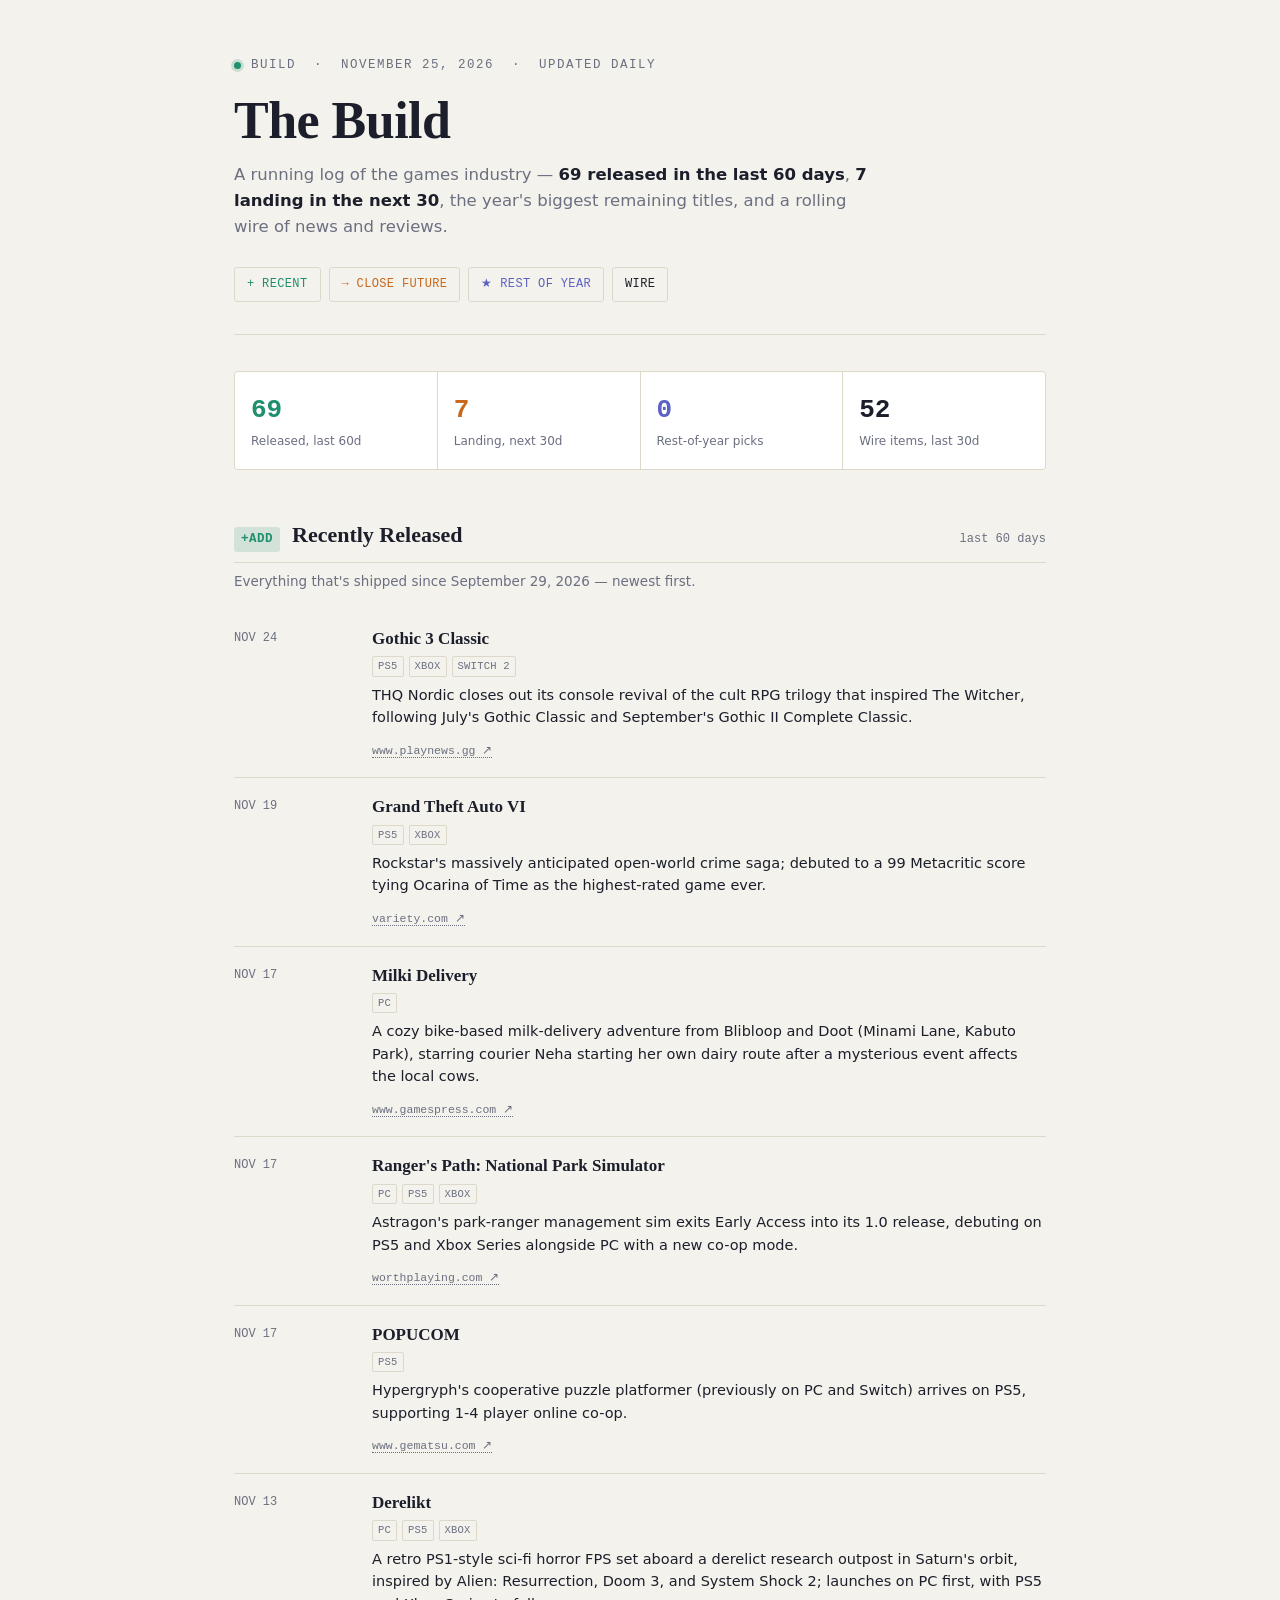
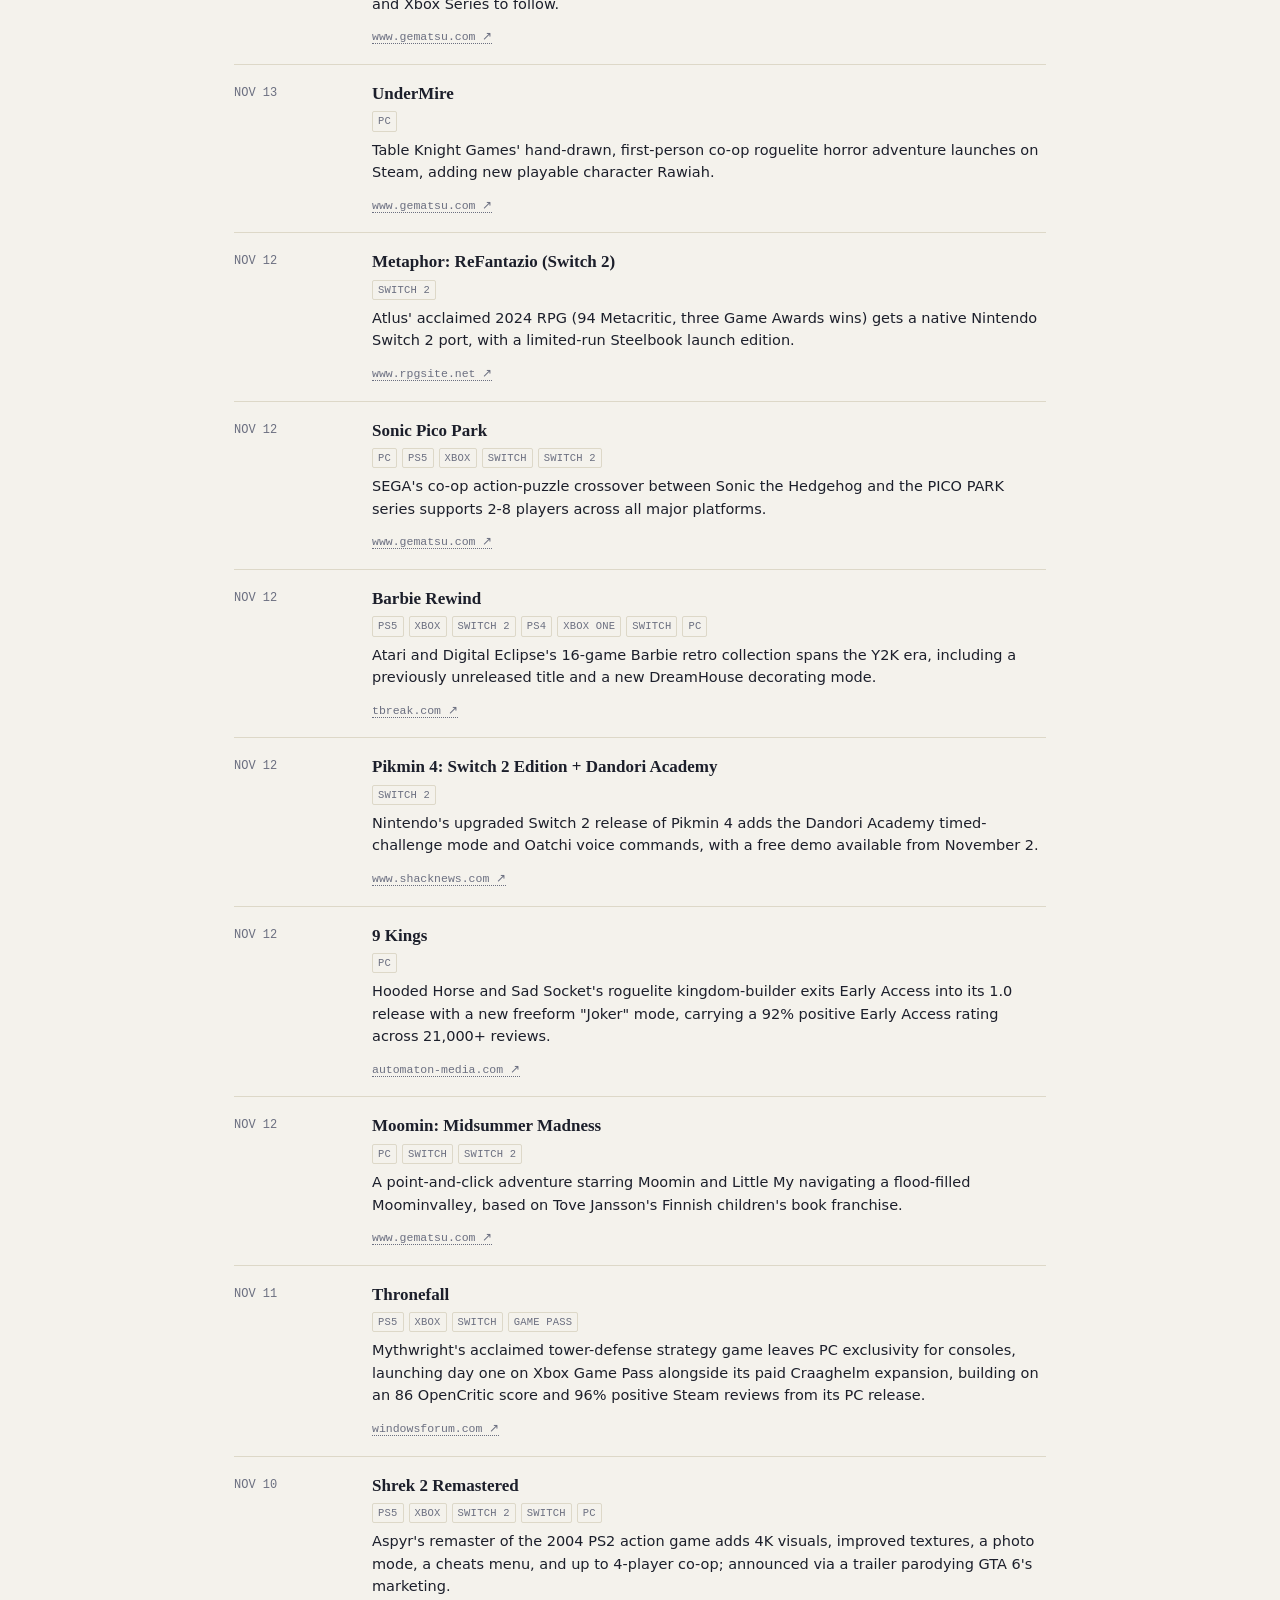
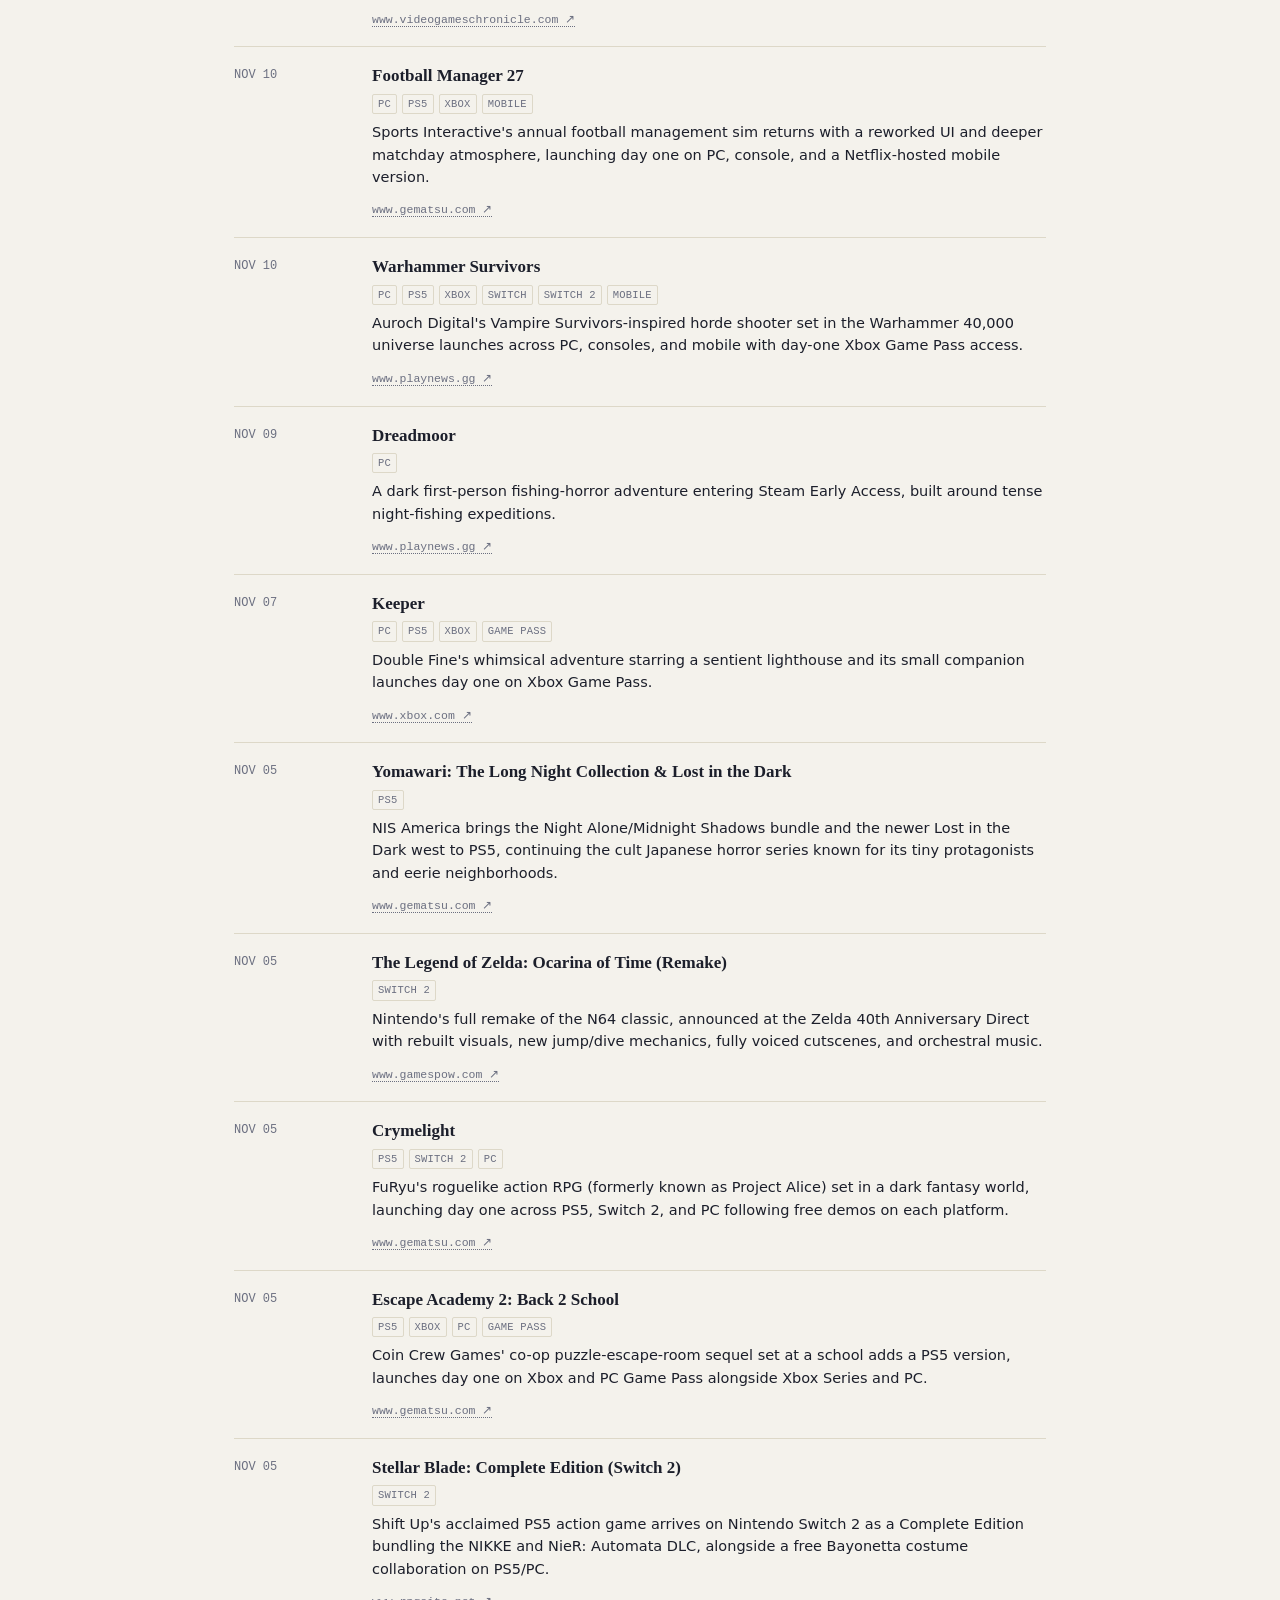
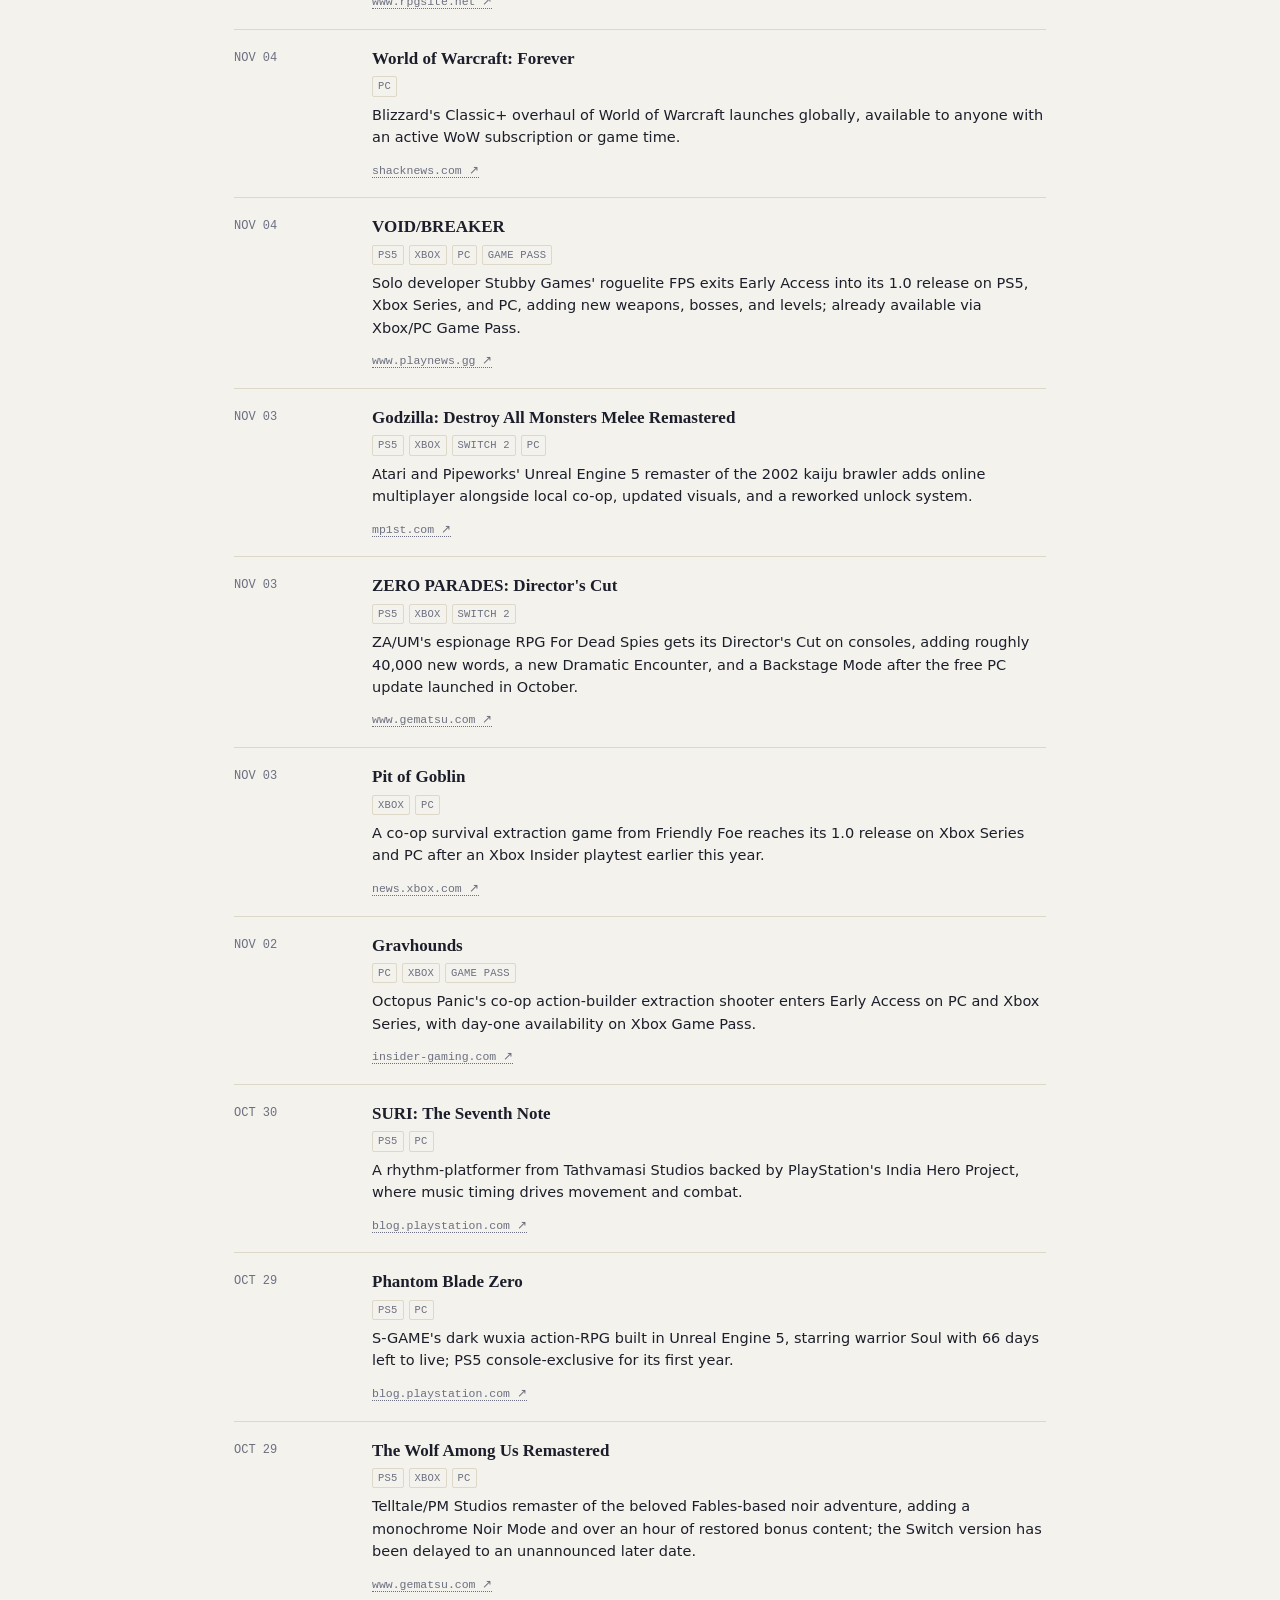
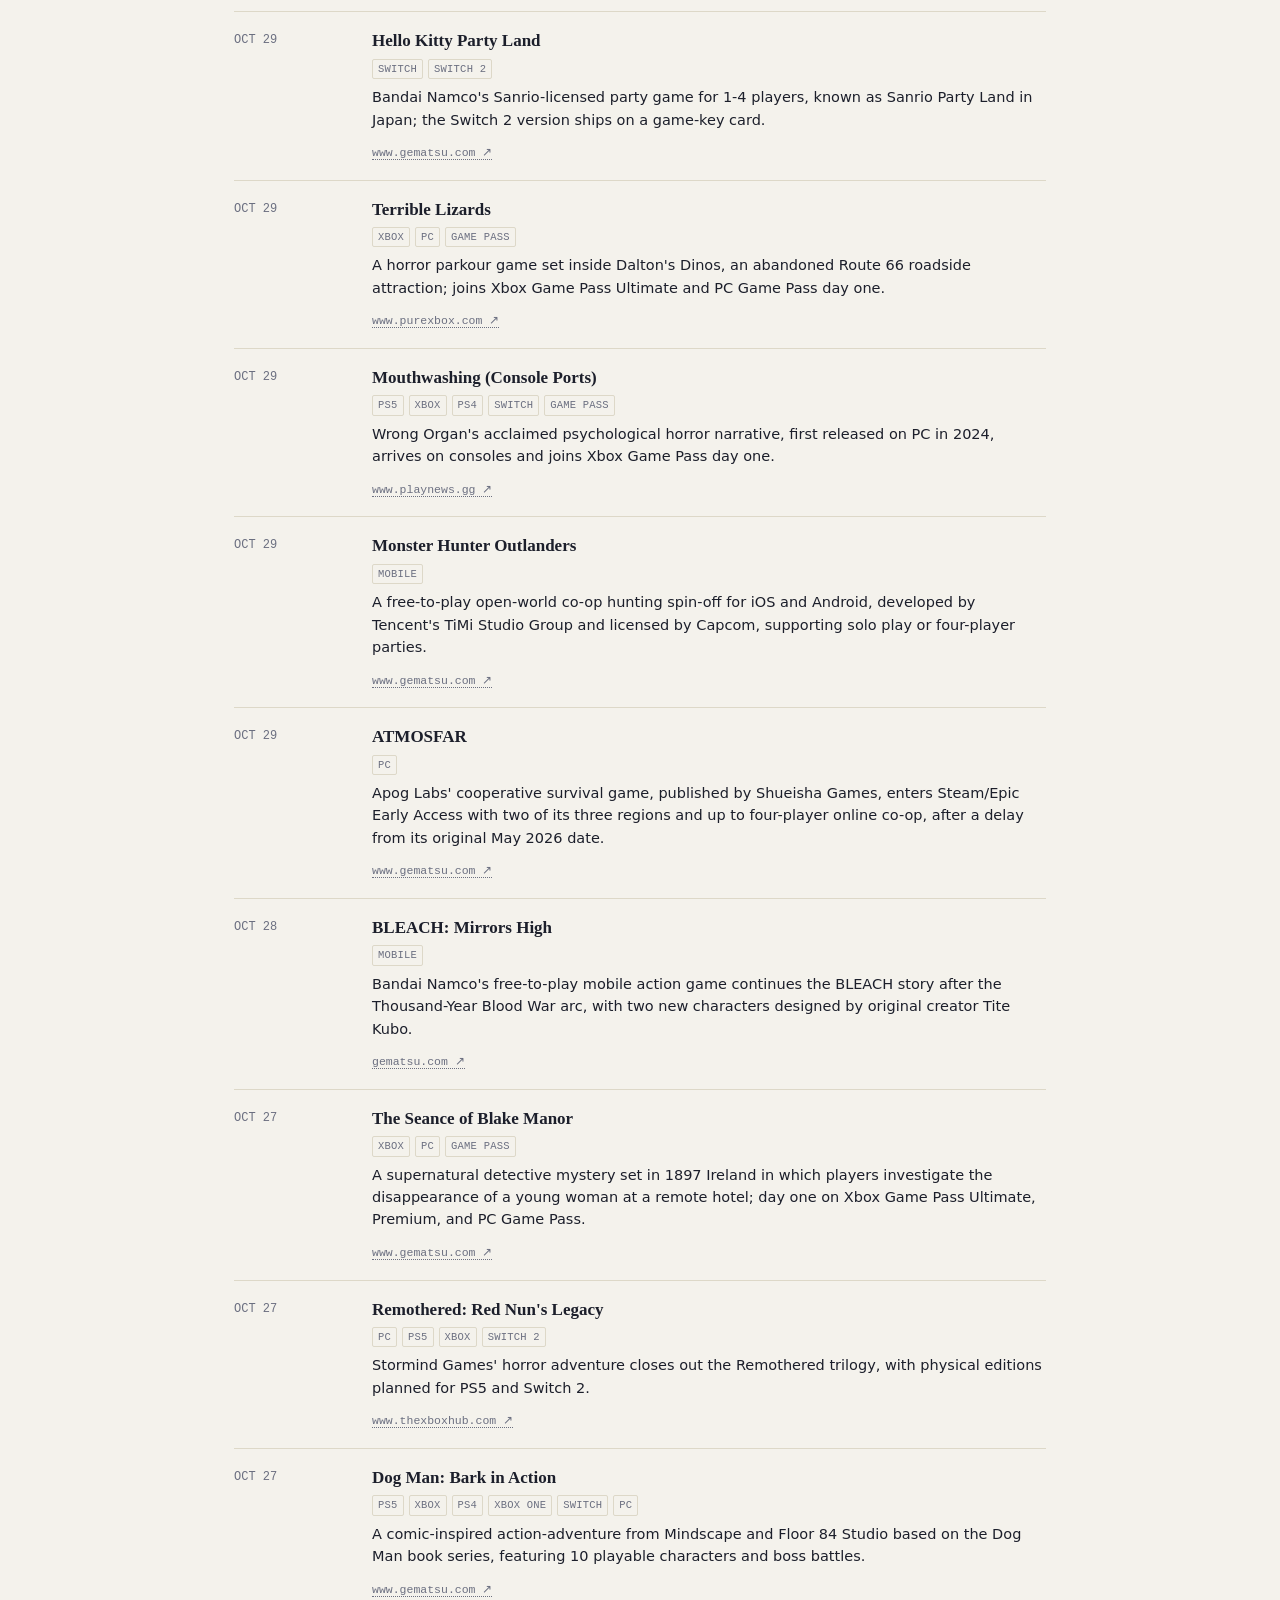
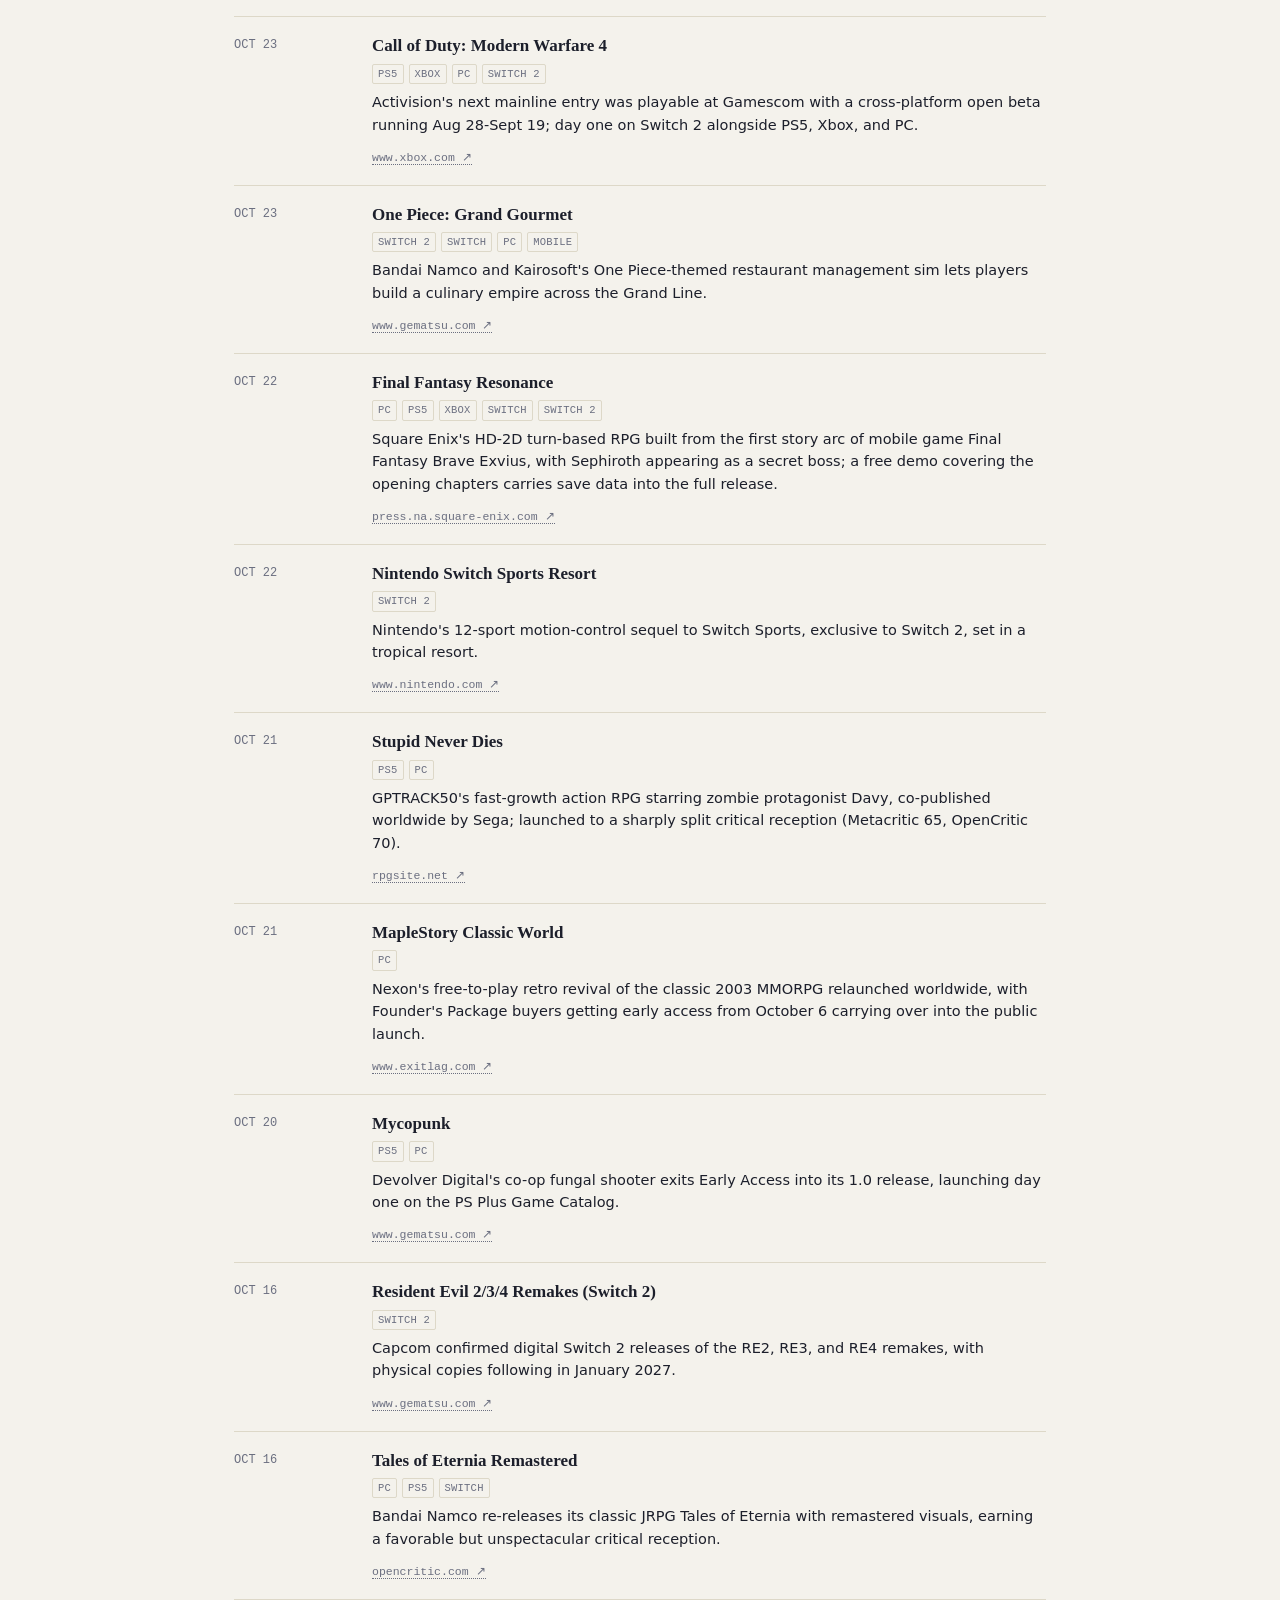
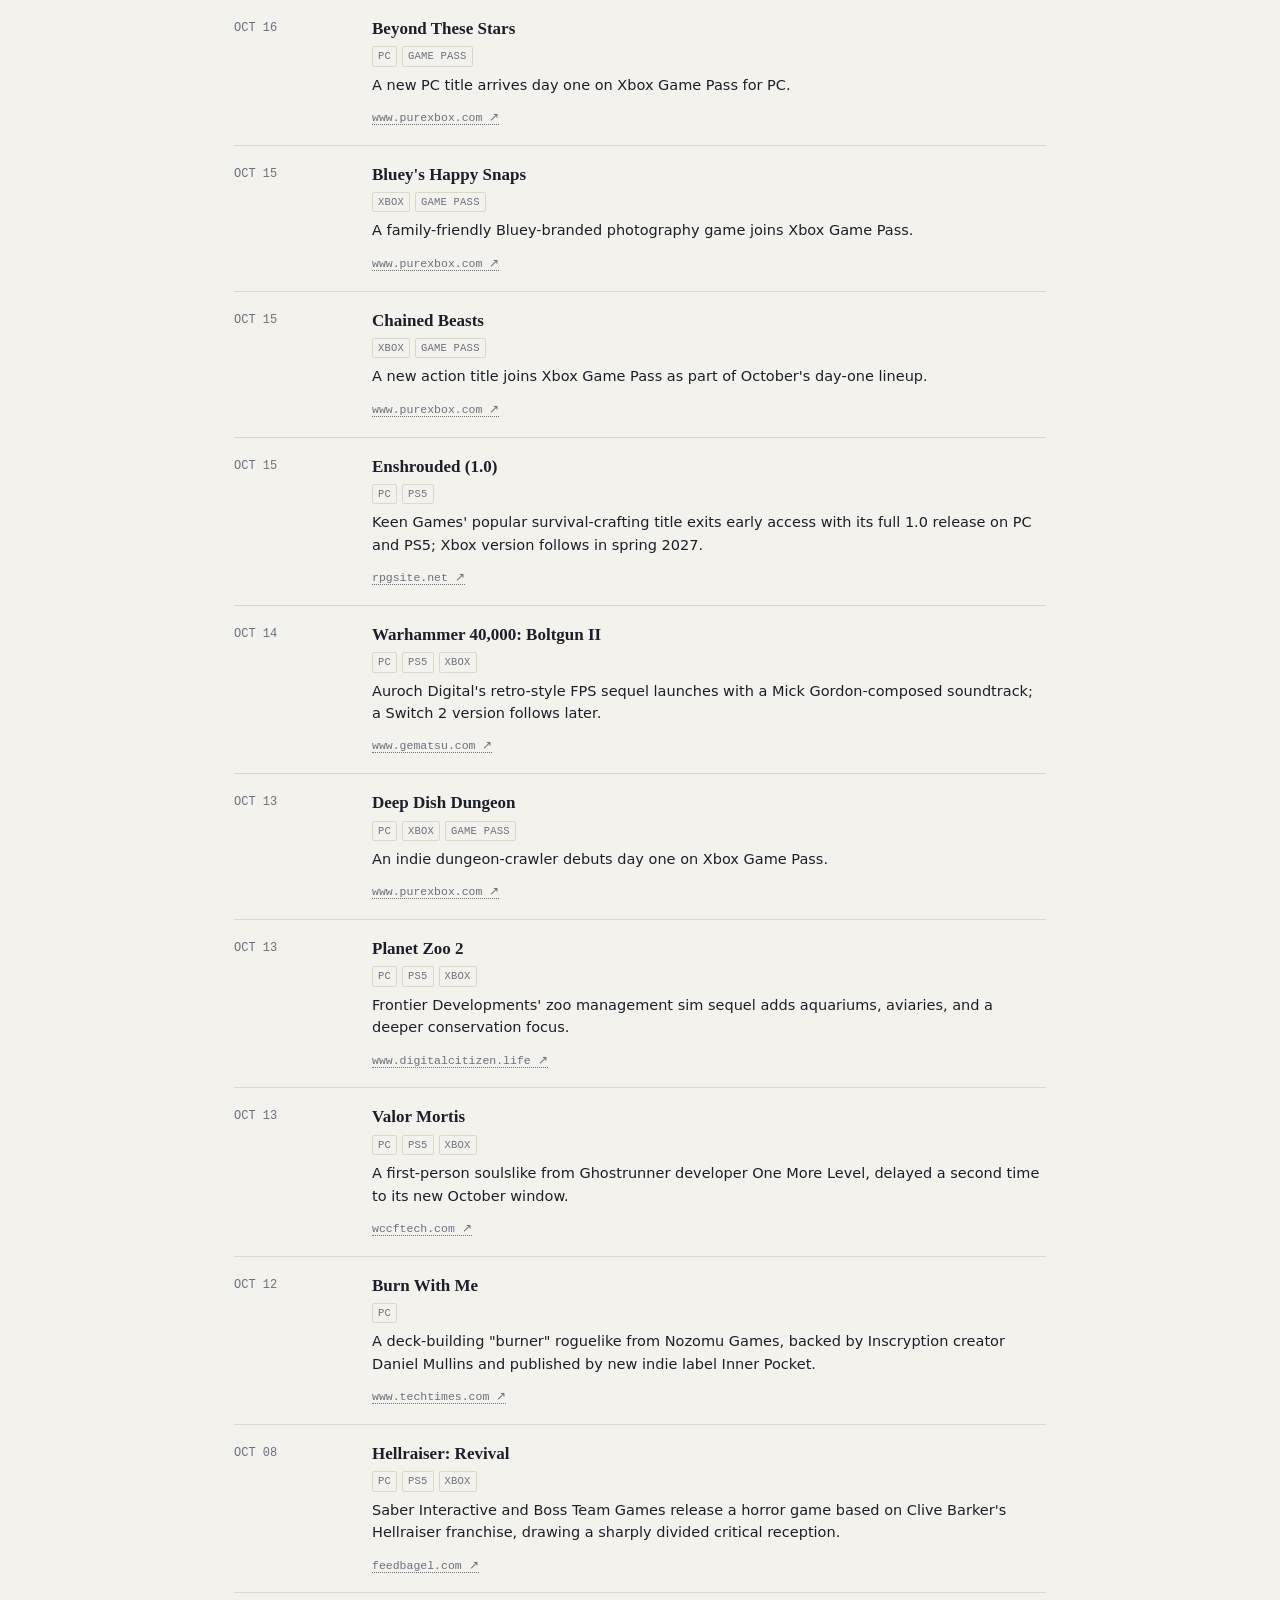
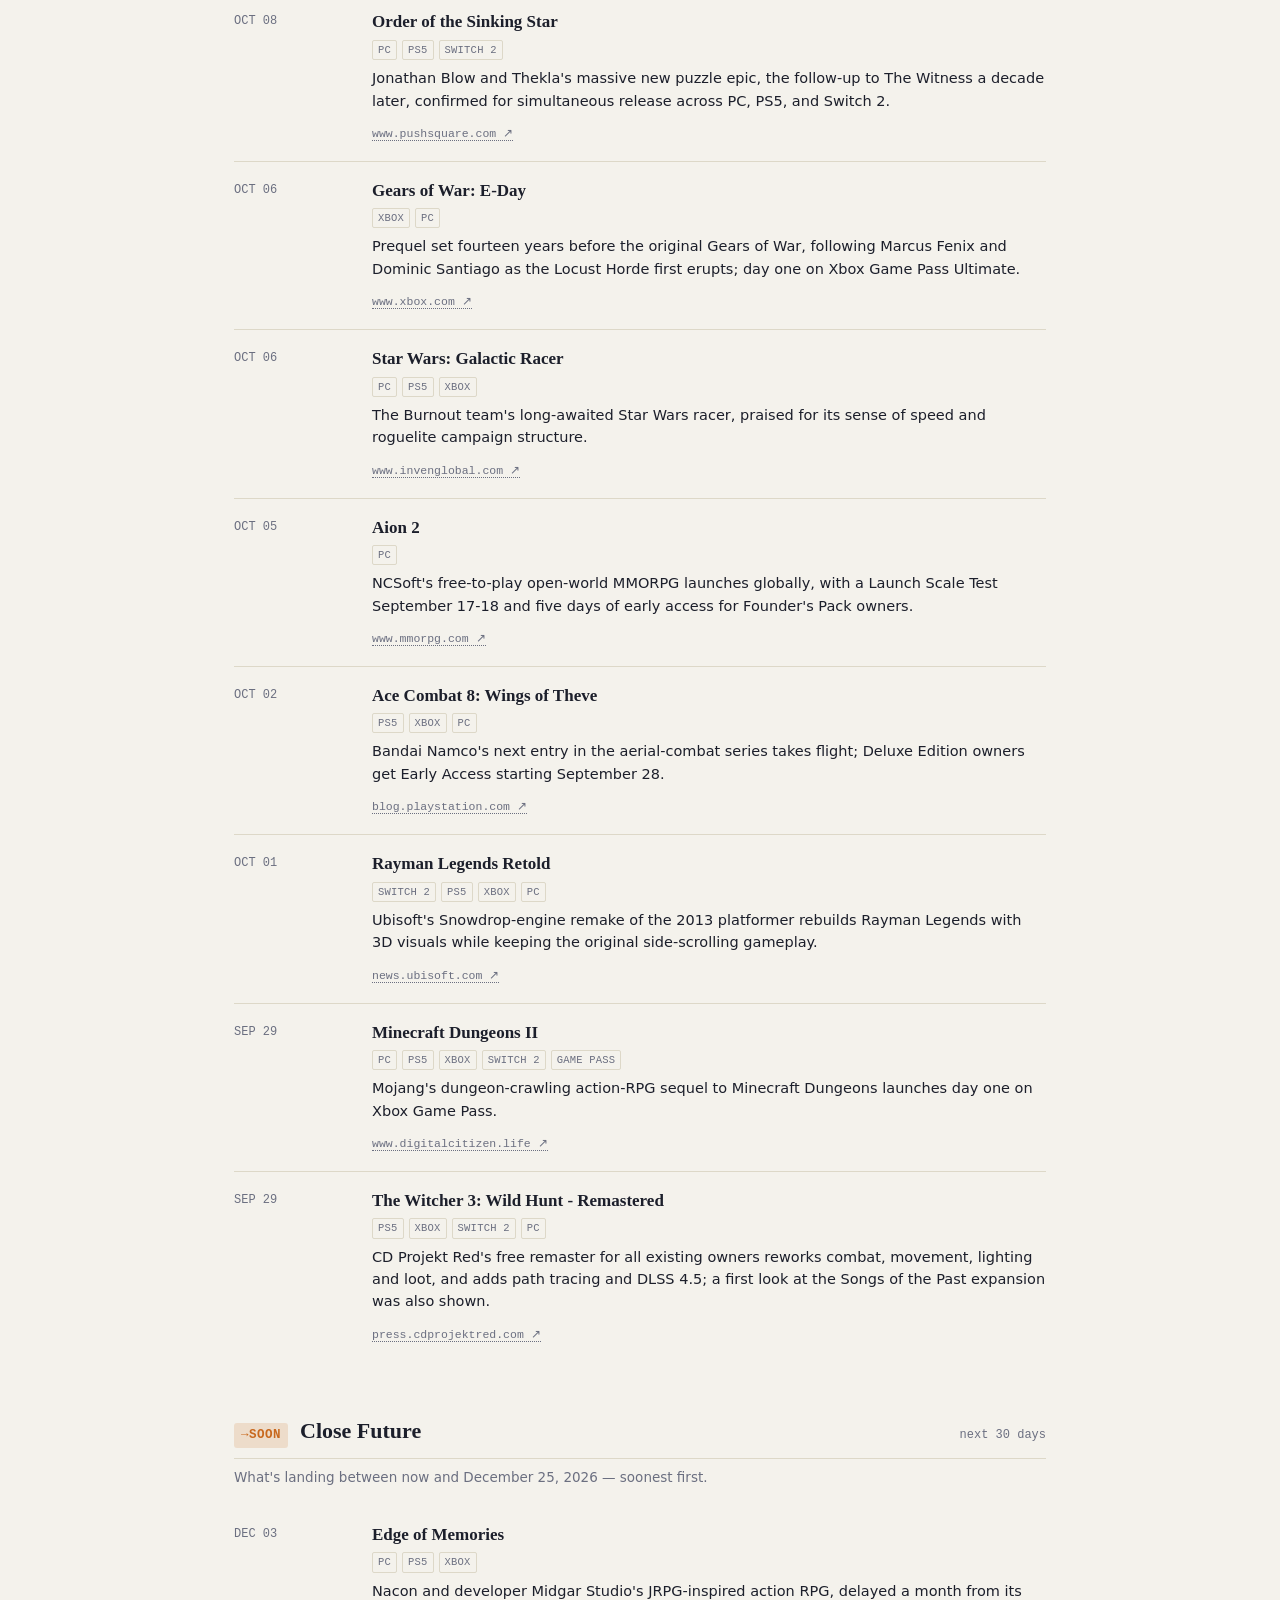
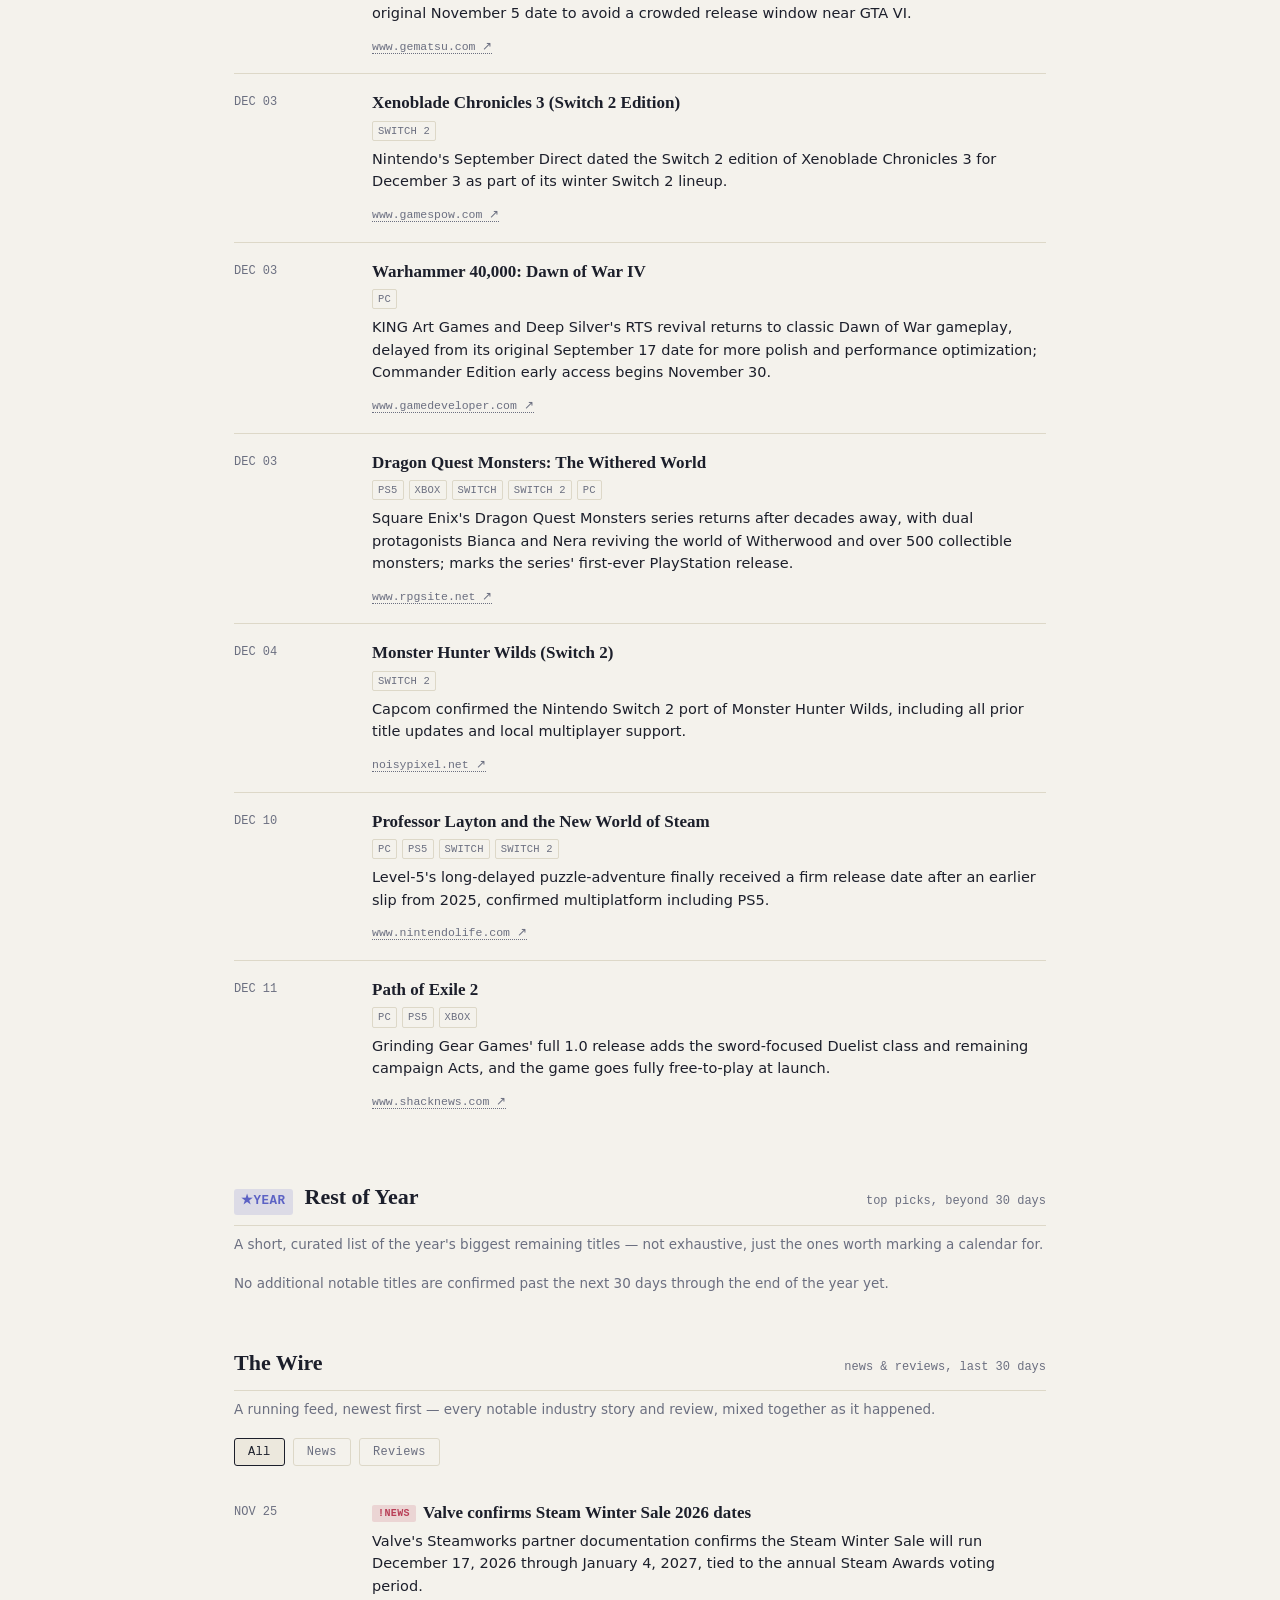
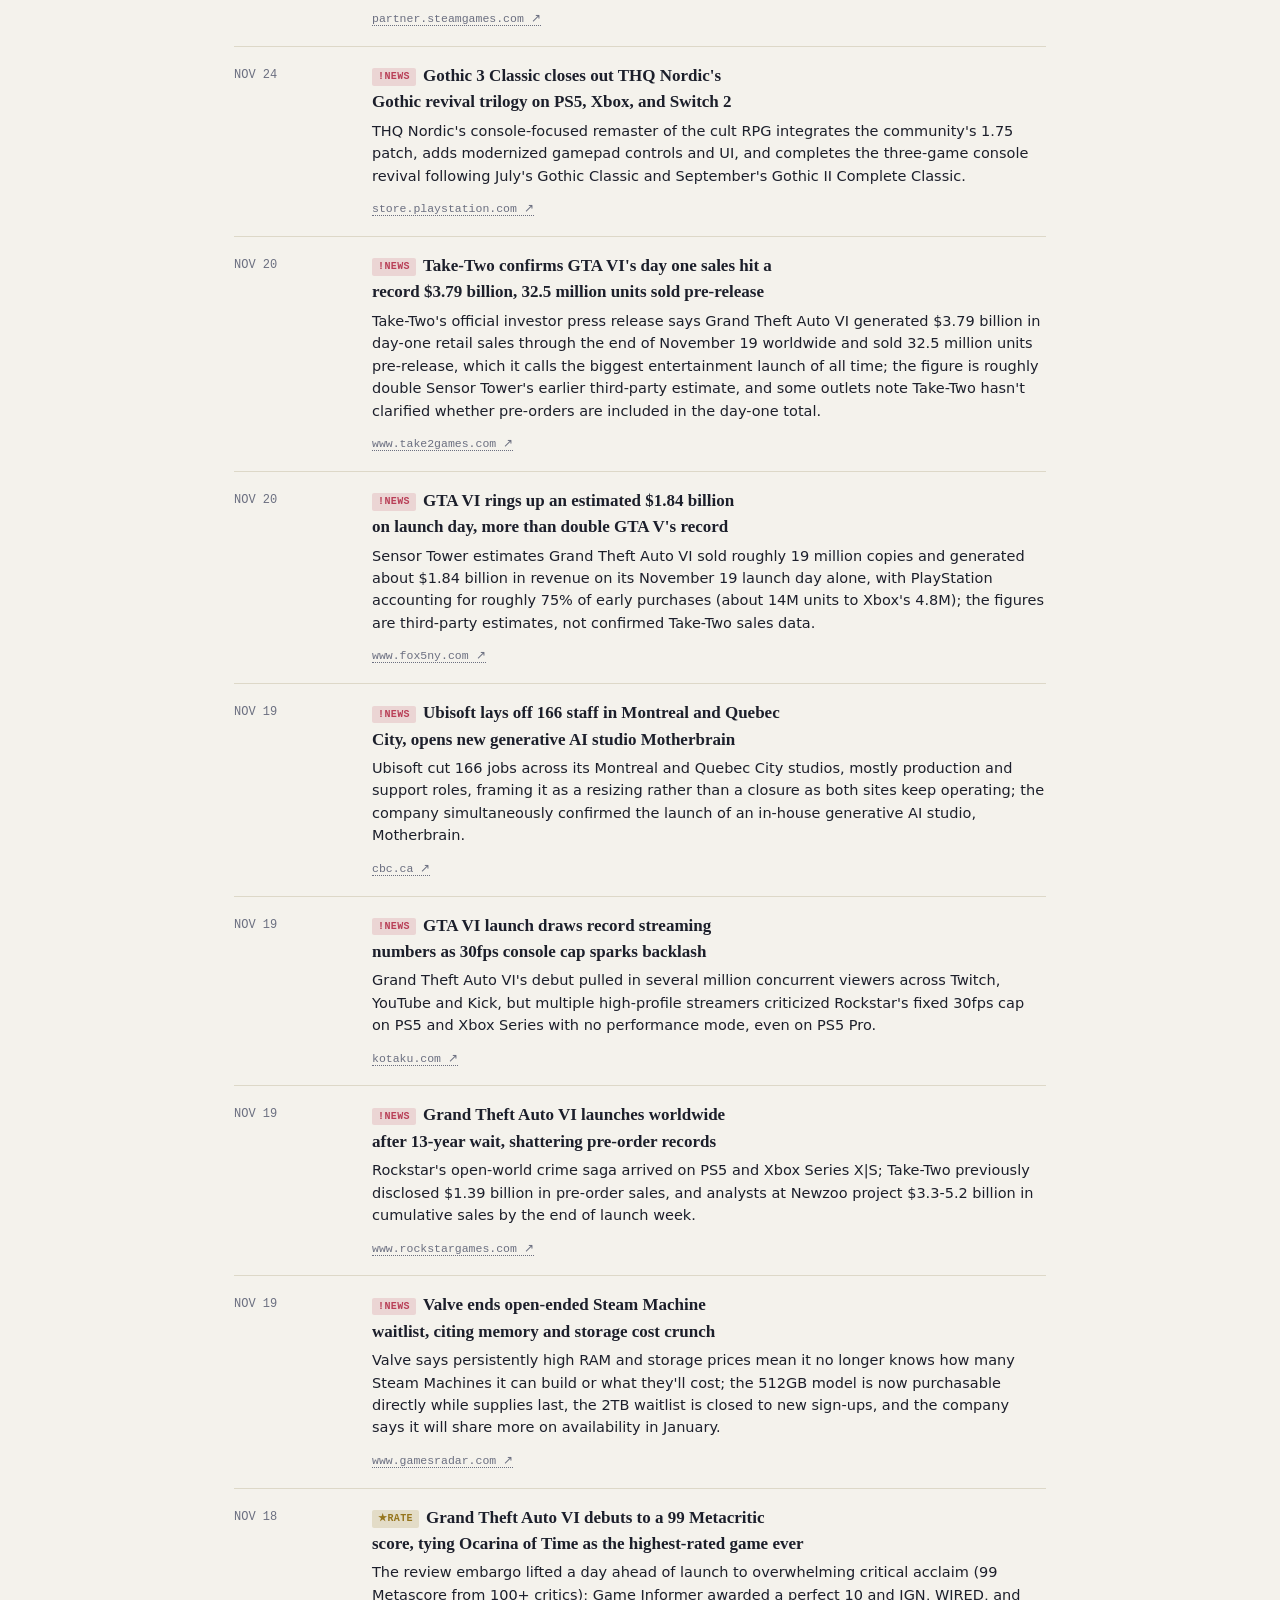
<file: index.html>
<!doctype html><html lang="en"><head><meta charset="utf-8"><meta name="viewport" content="width=device-width, initial-scale=1"><title>The Build — Game News Digest</title><meta name="description" content="A daily-updating log of the video game industry: recently released games, what's landing in the next 30 days, the year's biggest remaining titles, and a rolling wire of gaming news and reviews."><meta property="og:title" content="The Build — Game News Digest"><meta property="og:description" content="A daily-updating log of the video game industry."><meta property="og:type" content="website"><meta name="theme-color" content="#12141c"><meta name="google-site-verification" content="c5SLfzY0zA6ZVP6xNmzK1aQn2I8LP2jN-NHro6beuhE" /><style>
  :root {
    --bg: #f4f2ec;
    --surface: #ffffff;
    --surface-2: #ece8dd;
    --border: #ddd8c8;
    --text: #1c1f2b;
    --text-dim: #6b6f80;
    --teal: #1f8f6e;
    --amber: #c8681d;
    --rose: #b93f57;
    --violet: #5c62c4;
    --gold: #96751c;
    --font-display: ui-serif, "Iowan Old Style", "Palatino Linotype", Georgia, "Times New Roman", serif;
    --font-body: -apple-system, BlinkMacSystemFont, "Segoe UI", system-ui, sans-serif;
    --font-mono: ui-monospace, "Cascadia Code", "SF Mono", Consolas, "Roboto Mono", monospace;
  }
  @media (prefers-color-scheme: dark) {
    :root {
      --bg: #12141c;
      --surface: #1a1d29;
      --surface-2: #20232f;
      --border: #2b2f40;
      --text: #e6e6ee;
      --text-dim: #9a9fb5;
      --teal: #5fc9a8;
      --amber: #f0964a;
      --rose: #e2677e;
      --violet: #9aa0ee;
      --gold: #d9b64a;
    }
  }
  :root[data-theme="dark"] {
    --bg: #12141c;
    --surface: #1a1d29;
    --surface-2: #20232f;
    --border: #2b2f40;
    --text: #e6e6ee;
    --text-dim: #9a9fb5;
    --teal: #5fc9a8;
    --amber: #f0964a;
    --rose: #e2677e;
    --violet: #9aa0ee;
    --gold: #d9b64a;
  }
  :root[data-theme="light"] {
    --bg: #f4f2ec;
    --surface: #ffffff;
    --surface-2: #ece8dd;
    --border: #ddd8c8;
    --text: #1c1f2b;
    --text-dim: #6b6f80;
    --teal: #1f8f6e;
    --amber: #c8681d;
    --rose: #b93f57;
    --violet: #5c62c4;
    --gold: #96751c;
  }

  * { box-sizing: border-box; }
  html, body { background: var(--bg); }
  body {
    margin: 0;
    color: var(--text);
    font-family: var(--font-body);
    line-height: 1.55;
    -webkit-font-smoothing: antialiased;
  }
  a { color: inherit; }
  a:focus-visible, button:focus-visible {
    outline: 2px solid var(--amber);
    outline-offset: 2px;
    border-radius: 2px;
  }

  .wrap {
    max-width: 860px;
    margin: 0 auto;
    padding: 0 24px 96px;
  }

  header.banner {
    padding: 56px 0 32px;
    border-bottom: 1px solid var(--border);
    margin-bottom: 36px;
  }
  .eyebrow {
    font-family: var(--font-mono);
    font-size: 12.5px;
    letter-spacing: 0.12em;
    text-transform: uppercase;
    color: var(--text-dim);
    display: flex;
    align-items: center;
    gap: 10px;
    margin-bottom: 18px;
  }
  .eyebrow .dot {
    width: 7px; height: 7px; border-radius: 50%;
    background: var(--teal);
    box-shadow: 0 0 0 3px color-mix(in srgb, var(--teal) 20%, transparent);
  }
  h1.title {
    font-family: var(--font-display);
    font-weight: 600;
    font-size: clamp(34px, 5.4vw, 52px);
    line-height: 1.06;
    margin: 0 0 14px;
    text-wrap: balance;
    letter-spacing: -0.01em;
  }
  .dek {
    font-size: 16.5px;
    color: var(--text-dim);
    max-width: 62ch;
    margin: 0 0 28px;
  }
  .dek strong { color: var(--text); font-weight: 600; }

  nav.jump { display: flex; flex-wrap: wrap; gap: 8px; }
  nav.jump a {
    font-family: var(--font-mono);
    font-size: 12px;
    letter-spacing: 0.03em;
    text-decoration: none;
    padding: 7px 12px;
    border: 1px solid var(--border);
    border-radius: 3px;
    color: var(--text-dim);
    transition: border-color .15s ease, color .15s ease;
  }
  nav.jump a:hover { border-color: currentColor; }
  nav.jump a.n-recent { color: var(--teal); }
  nav.jump a.n-future { color: var(--amber); }
  nav.jump a.n-year { color: var(--violet); }
  nav.jump a.n-wire { color: var(--text); }

  .stats {
    display: grid;
    grid-template-columns: repeat(4, 1fr);
    gap: 1px;
    background: var(--border);
    border: 1px solid var(--border);
    border-radius: 4px;
    overflow: hidden;
    margin-bottom: 48px;
  }
  .stat { background: var(--surface); padding: 18px 16px; }
  .stat .n {
    font-family: var(--font-mono);
    font-variant-numeric: tabular-nums;
    font-size: 26px;
    font-weight: 600;
  }
  .stat .l { font-size: 12px; color: var(--text-dim); margin-top: 2px; }
  .stat.recent .n { color: var(--teal); }
  .stat.future .n { color: var(--amber); }
  .stat.year .n { color: var(--violet); }
  .stat.wire .n { color: var(--text); }

  section.log { margin-bottom: 52px; scroll-margin-top: 20px; }
  .log-head {
    display: flex;
    align-items: baseline;
    gap: 12px;
    margin-bottom: 8px;
    padding-bottom: 10px;
    border-bottom: 1px solid var(--border);
  }
  .log-head .tag {
    font-family: var(--font-mono);
    font-size: 12.5px;
    font-weight: 700;
    letter-spacing: 0.04em;
    padding: 3px 7px;
    border-radius: 3px;
  }
  .log-head h2 {
    font-family: var(--font-display);
    font-size: 22px;
    font-weight: 600;
    margin: 0;
  }
  .log-head .count {
    font-family: var(--font-mono);
    font-size: 12px;
    color: var(--text-dim);
    margin-left: auto;
    white-space: nowrap;
  }
  .log-sub {
    font-size: 13.5px;
    color: var(--text-dim);
    margin: 0 0 18px;
  }
  .tag.add   { background: color-mix(in srgb, var(--teal) 16%, transparent); color: var(--teal); }
  .tag.soon  { background: color-mix(in srgb, var(--amber) 16%, transparent); color: var(--amber); }
  .tag.year  { background: color-mix(in srgb, var(--violet) 16%, transparent); color: var(--violet); }
  .tag.news  { background: color-mix(in srgb, var(--rose) 16%, transparent); color: var(--rose); }
  .tag.rate  { background: color-mix(in srgb, var(--gold) 18%, transparent); color: var(--gold); }

  .entries { display: flex; flex-direction: column; }
  .entry {
    display: grid;
    grid-template-columns: 120px 1fr;
    gap: 18px;
    padding: 16px 0;
    border-bottom: 1px solid var(--border);
  }
  .entry:last-child { border-bottom: none; }
  .entry .when {
    font-family: var(--font-mono);
    font-size: 12px;
    color: var(--text-dim);
    padding-top: 3px;
    font-variant-numeric: tabular-nums;
  }
  .entry .body h3 {
    font-family: var(--font-display);
    font-size: 17px;
    font-weight: 600;
    margin: 0 0 4px;
    text-wrap: balance;
  }
  .entry .body h3 a { text-decoration: none; }
  .entry .body h3 a:hover { text-decoration: underline; text-decoration-color: var(--border); }
  .platforms { display: flex; flex-wrap: wrap; gap: 5px; margin-bottom: 7px; }
  .platforms span {
    font-family: var(--font-mono);
    font-size: 10.5px;
    letter-spacing: 0.02em;
    color: var(--text-dim);
    border: 1px solid var(--border);
    border-radius: 2px;
    padding: 1px 5px;
  }
  .entry p { margin: 0 0 8px; font-size: 14.5px; color: var(--text); }
  .entry .src {
    font-family: var(--font-mono);
    font-size: 11.5px;
    color: var(--text-dim);
    text-decoration: none;
    border-bottom: 1px dotted var(--text-dim);
  }
  .entry .src:hover { color: var(--text); border-bottom-color: var(--text); }

  .itag {
    display: inline-block;
    font-family: var(--font-mono);
    font-size: 10px;
    font-weight: 700;
    letter-spacing: 0.04em;
    padding: 1px 6px;
    border-radius: 2px;
    margin-right: 7px;
    vertical-align: middle;
  }
  .itag.news { background: color-mix(in srgb, var(--rose) 16%, transparent); color: var(--rose); }
  .itag.rate { background: color-mix(in srgb, var(--gold) 18%, transparent); color: var(--gold); }

  .wire-filter {
    display: flex;
    gap: 8px;
    margin: 0 0 18px;
  }
  .wf-btn {
    font-family: var(--font-mono);
    font-size: 12px;
    letter-spacing: 0.03em;
    padding: 6px 13px;
    border: 1px solid var(--border);
    border-radius: 3px;
    background: transparent;
    color: var(--text-dim);
    cursor: pointer;
    transition: border-color .15s ease, color .15s ease, background-color .15s ease;
  }
  .wf-btn:hover { border-color: currentColor; }
  .wf-btn.active { color: var(--text); border-color: var(--text); background: var(--surface-2); }
  .wf-btn.active[data-filter="news"] {
    color: var(--rose); border-color: var(--rose);
    background: color-mix(in srgb, var(--rose) 12%, transparent);
  }
  .wf-btn.active[data-filter="rate"] {
    color: var(--gold); border-color: var(--gold);
    background: color-mix(in srgb, var(--gold) 14%, transparent);
  }

  footer {
    padding-top: 28px;
    border-top: 1px solid var(--border);
    font-family: var(--font-mono);
    font-size: 11.5px;
    color: var(--text-dim);
    display: flex;
    justify-content: space-between;
    flex-wrap: wrap;
    gap: 8px;
  }

  @media (max-width: 560px) {
    .entry { grid-template-columns: 1fr; gap: 4px; }
    .entry .when { order: -1; }
    .stats { grid-template-columns: repeat(2, 1fr); }
  }

  @media (prefers-reduced-motion: no-preference) {
    .reveal { animation: rise .5s ease both; }
    .reveal:nth-child(2) { animation-delay: .05s; }
    @keyframes rise {
      from { opacity: 0; transform: translateY(6px); }
      to { opacity: 1; transform: translateY(0); }
    }
  }
</style></head><body>
<div class="wrap">

  <header class="banner reveal">
    <div class="eyebrow"><span class="dot"></span>BUILD &nbsp;&middot;&nbsp; NOVEMBER 25, 2026 &nbsp;&middot;&nbsp; UPDATED DAILY</div>
    <h1 class="title">The Build</h1>
    <p class="dek">A running log of the games industry &mdash; <strong>69 released in the last 60 days</strong>, <strong>7 landing in the next 30</strong>, the year&#x27;s biggest remaining titles, and a rolling wire of news and reviews.</p>
    <nav class="jump">
      <a class="n-recent" href="#recent">+ RECENT</a>
      <a class="n-future" href="#future">&rarr; CLOSE FUTURE</a>
      <a class="n-year" href="#year">&#9733; REST OF YEAR</a>
      <a class="n-wire" href="#wire">WIRE</a>
    </nav>
  </header>

  <div class="stats reveal">
    <div class="stat recent"><div class="n">69</div><div class="l">Released, last 60d</div></div>
    <div class="stat future"><div class="n">7</div><div class="l">Landing, next 30d</div></div>
    <div class="stat year"><div class="n">0</div><div class="l">Rest-of-year picks</div></div>
    <div class="stat wire"><div class="n">52</div><div class="l">Wire items, last 30d</div></div>
  </div>

  <section class="log" id="recent">
    <div class="log-head">
      <span class="tag add">+ADD</span>
      <h2>Recently Released</h2>
      <span class="count">last 60 days</span>
    </div>
    <p class="log-sub">Everything that&#x27;s shipped since September 29, 2026 &mdash; newest first.</p>
    <div class="entries">
      <div class="entry">
        <div class="when">NOV 24</div>
        <div class="body">
          <h3><a href="https://www.playnews.gg/en/release-dates/gothic-3-classic-release-date-price-and-editions-on-ps5-xbox-series-and-switch-2" target="_blank" rel="noopener">Gothic 3 Classic</a></h3>
          <div class="platforms"><span>PS5</span><span>XBOX</span><span>SWITCH 2</span></div>
          <p>THQ Nordic closes out its console revival of the cult RPG trilogy that inspired The Witcher, following July&#x27;s Gothic Classic and September&#x27;s Gothic II Complete Classic.</p>
          <a class="src" href="https://www.playnews.gg/en/release-dates/gothic-3-classic-release-date-price-and-editions-on-ps5-xbox-series-and-switch-2" target="_blank" rel="noopener">www.playnews.gg &#8599;</a>
        </div>
      </div>
      <div class="entry">
        <div class="when">NOV 19</div>
        <div class="body">
          <h3><a href="https://variety.com/2026/gaming/news/gta-6-trailer-netflix-youtube-aug-27-123678969/" target="_blank" rel="noopener">Grand Theft Auto VI</a></h3>
          <div class="platforms"><span>PS5</span><span>XBOX</span></div>
          <p>Rockstar&#x27;s massively anticipated open-world crime saga; debuted to a 99 Metacritic score tying Ocarina of Time as the highest-rated game ever.</p>
          <a class="src" href="https://variety.com/2026/gaming/news/gta-6-trailer-netflix-youtube-aug-27-123678969/" target="_blank" rel="noopener">variety.com &#8599;</a>
        </div>
      </div>
      <div class="entry">
        <div class="when">NOV 17</div>
        <div class="body">
          <h3><a href="https://www.gamespress.com/DELIVER-DAIRY-AND-JOY-ON-NOVEMBER-17-WHEN-MILKI-DELIVERY-RELEASES-ON-S" target="_blank" rel="noopener">Milki Delivery</a></h3>
          <div class="platforms"><span>PC</span></div>
          <p>A cozy bike-based milk-delivery adventure from Blibloop and Doot (Minami Lane, Kabuto Park), starring courier Neha starting her own dairy route after a mysterious event affects the local cows.</p>
          <a class="src" href="https://www.gamespress.com/DELIVER-DAIRY-AND-JOY-ON-NOVEMBER-17-WHEN-MILKI-DELIVERY-RELEASES-ON-S" target="_blank" rel="noopener">www.gamespress.com &#8599;</a>
        </div>
      </div>
      <div class="entry">
        <div class="when">NOV 17</div>
        <div class="body">
          <h3><a href="https://worthplaying.com/article/2026/9/18/news/151020-rangers-path-national-park-simulator-leaving-early-access-comes-to-ps5-xbox-series-xs-and-pc-in-november-trailer/" target="_blank" rel="noopener">Ranger&#x27;s Path: National Park Simulator</a></h3>
          <div class="platforms"><span>PC</span><span>PS5</span><span>XBOX</span></div>
          <p>Astragon&#x27;s park-ranger management sim exits Early Access into its 1.0 release, debuting on PS5 and Xbox Series alongside PC with a new co-op mode.</p>
          <a class="src" href="https://worthplaying.com/article/2026/9/18/news/151020-rangers-path-national-park-simulator-leaving-early-access-comes-to-ps5-xbox-series-xs-and-pc-in-november-trailer/" target="_blank" rel="noopener">worthplaying.com &#8599;</a>
        </div>
      </div>
      <div class="entry">
        <div class="when">NOV 17</div>
        <div class="body">
          <h3><a href="https://www.gematsu.com/2026/11/popucom-for-ps5-launches-november-17" target="_blank" rel="noopener">POPUCOM</a></h3>
          <div class="platforms"><span>PS5</span></div>
          <p>Hypergryph&#x27;s cooperative puzzle platformer (previously on PC and Switch) arrives on PS5, supporting 1-4 player online co-op.</p>
          <a class="src" href="https://www.gematsu.com/2026/11/popucom-for-ps5-launches-november-17" target="_blank" rel="noopener">www.gematsu.com &#8599;</a>
        </div>
      </div>
      <div class="entry">
        <div class="when">NOV 13</div>
        <div class="body">
          <h3><a href="https://www.gematsu.com/2026/10/derelikt-launches-november-13-for-pc-later-for-ps5-and-xbox-series" target="_blank" rel="noopener">Derelikt</a></h3>
          <div class="platforms"><span>PC</span><span>PS5</span><span>XBOX</span></div>
          <p>A retro PS1-style sci-fi horror FPS set aboard a derelict research outpost in Saturn&#x27;s orbit, inspired by Alien: Resurrection, Doom 3, and System Shock 2; launches on PC first, with PS5 and Xbox Series to follow.</p>
          <a class="src" href="https://www.gematsu.com/2026/10/derelikt-launches-november-13-for-pc-later-for-ps5-and-xbox-series" target="_blank" rel="noopener">www.gematsu.com &#8599;</a>
        </div>
      </div>
      <div class="entry">
        <div class="when">NOV 13</div>
        <div class="body">
          <h3><a href="https://www.gematsu.com/2026/10/undermire-launches-november-13" target="_blank" rel="noopener">UnderMire</a></h3>
          <div class="platforms"><span>PC</span></div>
          <p>Table Knight Games&#x27; hand-drawn, first-person co-op roguelite horror adventure launches on Steam, adding new playable character Rawiah.</p>
          <a class="src" href="https://www.gematsu.com/2026/10/undermire-launches-november-13" target="_blank" rel="noopener">www.gematsu.com &#8599;</a>
        </div>
      </div>
      <div class="entry">
        <div class="when">NOV 12</div>
        <div class="body">
          <h3><a href="https://www.rpgsite.net/news/19530-metaphor-refantazio-switch-2-release-date-direct" target="_blank" rel="noopener">Metaphor: ReFantazio (Switch 2)</a></h3>
          <div class="platforms"><span>SWITCH 2</span></div>
          <p>Atlus&#x27; acclaimed 2024 RPG (94 Metacritic, three Game Awards wins) gets a native Nintendo Switch 2 port, with a limited-run Steelbook launch edition.</p>
          <a class="src" href="https://www.rpgsite.net/news/19530-metaphor-refantazio-switch-2-release-date-direct" target="_blank" rel="noopener">www.rpgsite.net &#8599;</a>
        </div>
      </div>
      <div class="entry">
        <div class="when">NOV 12</div>
        <div class="body">
          <h3><a href="https://www.gematsu.com/2026/09/sonic-pico-park-launches-november-12-for-ps5-xbox-series-switch-2-switch-and-pc" target="_blank" rel="noopener">Sonic Pico Park</a></h3>
          <div class="platforms"><span>PC</span><span>PS5</span><span>XBOX</span><span>SWITCH</span><span>SWITCH 2</span></div>
          <p>SEGA&#x27;s co-op action-puzzle crossover between Sonic the Hedgehog and the PICO PARK series supports 2-8 players across all major platforms.</p>
          <a class="src" href="https://www.gematsu.com/2026/09/sonic-pico-park-launches-november-12-for-ps5-xbox-series-switch-2-switch-and-pc" target="_blank" rel="noopener">www.gematsu.com &#8599;</a>
        </div>
      </div>
      <div class="entry">
        <div class="when">NOV 12</div>
        <div class="body">
          <h3><a href="https://tbreak.com/barbie-rewind-16-classic-games-dreamhouse-mode/" target="_blank" rel="noopener">Barbie Rewind</a></h3>
          <div class="platforms"><span>PS5</span><span>XBOX</span><span>SWITCH 2</span><span>PS4</span><span>XBOX ONE</span><span>SWITCH</span><span>PC</span></div>
          <p>Atari and Digital Eclipse&#x27;s 16-game Barbie retro collection spans the Y2K era, including a previously unreleased title and a new DreamHouse decorating mode.</p>
          <a class="src" href="https://tbreak.com/barbie-rewind-16-classic-games-dreamhouse-mode/" target="_blank" rel="noopener">tbreak.com &#8599;</a>
        </div>
      </div>
      <div class="entry">
        <div class="when">NOV 12</div>
        <div class="body">
          <h3><a href="https://www.shacknews.com/article/150662/pikmin-4-nintendo-switch-2-edition" target="_blank" rel="noopener">Pikmin 4: Switch 2 Edition + Dandori Academy</a></h3>
          <div class="platforms"><span>SWITCH 2</span></div>
          <p>Nintendo&#x27;s upgraded Switch 2 release of Pikmin 4 adds the Dandori Academy timed-challenge mode and Oatchi voice commands, with a free demo available from November 2.</p>
          <a class="src" href="https://www.shacknews.com/article/150662/pikmin-4-nintendo-switch-2-edition" target="_blank" rel="noopener">www.shacknews.com &#8599;</a>
        </div>
      </div>
      <div class="entry">
        <div class="when">NOV 12</div>
        <div class="body">
          <h3><a href="https://automaton-media.com/articles/newsjp/9-kings-20260917-468304/" target="_blank" rel="noopener">9 Kings</a></h3>
          <div class="platforms"><span>PC</span></div>
          <p>Hooded Horse and Sad Socket&#x27;s roguelite kingdom-builder exits Early Access into its 1.0 release with a new freeform &quot;Joker&quot; mode, carrying a 92% positive Early Access rating across 21,000+ reviews.</p>
          <a class="src" href="https://automaton-media.com/articles/newsjp/9-kings-20260917-468304/" target="_blank" rel="noopener">automaton-media.com &#8599;</a>
        </div>
      </div>
      <div class="entry">
        <div class="when">NOV 12</div>
        <div class="body">
          <h3><a href="https://www.gematsu.com/2026/08/moomin-midsummer-madness-launches-november-12" target="_blank" rel="noopener">Moomin: Midsummer Madness</a></h3>
          <div class="platforms"><span>PC</span><span>SWITCH</span><span>SWITCH 2</span></div>
          <p>A point-and-click adventure starring Moomin and Little My navigating a flood-filled Moominvalley, based on Tove Jansson&#x27;s Finnish children&#x27;s book franchise.</p>
          <a class="src" href="https://www.gematsu.com/2026/08/moomin-midsummer-madness-launches-november-12" target="_blank" rel="noopener">www.gematsu.com &#8599;</a>
        </div>
      </div>
      <div class="entry">
        <div class="when">NOV 11</div>
        <div class="body">
          <h3><a href="https://windowsforum.com/news/thronefall-hits-xbox-game-pass-nov-11-craaghelm-is-paid-dlc.445802" target="_blank" rel="noopener">Thronefall</a></h3>
          <div class="platforms"><span>PS5</span><span>XBOX</span><span>SWITCH</span><span>GAME PASS</span></div>
          <p>Mythwright&#x27;s acclaimed tower-defense strategy game leaves PC exclusivity for consoles, launching day one on Xbox Game Pass alongside its paid Craaghelm expansion, building on an 86 OpenCritic score and 96% positive Steam reviews from its PC release.</p>
          <a class="src" href="https://windowsforum.com/news/thronefall-hits-xbox-game-pass-nov-11-craaghelm-is-paid-dlc.445802" target="_blank" rel="noopener">windowsforum.com &#8599;</a>
        </div>
      </div>
      <div class="entry">
        <div class="when">NOV 10</div>
        <div class="body">
          <h3><a href="https://www.videogameschronicle.com/news/a-remaster-of-the-shrek-2-game-from-2004-has-been-announced-via-a-gta-like-trailer/" target="_blank" rel="noopener">Shrek 2 Remastered</a></h3>
          <div class="platforms"><span>PS5</span><span>XBOX</span><span>SWITCH 2</span><span>SWITCH</span><span>PC</span></div>
          <p>Aspyr&#x27;s remaster of the 2004 PS2 action game adds 4K visuals, improved textures, a photo mode, a cheats menu, and up to 4-player co-op; announced via a trailer parodying GTA 6&#x27;s marketing.</p>
          <a class="src" href="https://www.videogameschronicle.com/news/a-remaster-of-the-shrek-2-game-from-2004-has-been-announced-via-a-gta-like-trailer/" target="_blank" rel="noopener">www.videogameschronicle.com &#8599;</a>
        </div>
      </div>
      <div class="entry">
        <div class="when">NOV 10</div>
        <div class="body">
          <h3><a href="https://www.gematsu.com/2026/09/football-manager-27-launches-november-10-for-ps5-xbox-series-pc-ios-and-android" target="_blank" rel="noopener">Football Manager 27</a></h3>
          <div class="platforms"><span>PC</span><span>PS5</span><span>XBOX</span><span>MOBILE</span></div>
          <p>Sports Interactive&#x27;s annual football management sim returns with a reworked UI and deeper matchday atmosphere, launching day one on PC, console, and a Netflix-hosted mobile version.</p>
          <a class="src" href="https://www.gematsu.com/2026/09/football-manager-27-launches-november-10-for-ps5-xbox-series-pc-ios-and-android" target="_blank" rel="noopener">www.gematsu.com &#8599;</a>
        </div>
      </div>
      <div class="entry">
        <div class="when">NOV 10</div>
        <div class="body">
          <h3><a href="https://www.playnews.gg/en/release-dates/warhammer-survivors-release-date-10-november-2026-price-platforms-and-demo" target="_blank" rel="noopener">Warhammer Survivors</a></h3>
          <div class="platforms"><span>PC</span><span>PS5</span><span>XBOX</span><span>SWITCH</span><span>SWITCH 2</span><span>MOBILE</span></div>
          <p>Auroch Digital&#x27;s Vampire Survivors-inspired horde shooter set in the Warhammer 40,000 universe launches across PC, consoles, and mobile with day-one Xbox Game Pass access.</p>
          <a class="src" href="https://www.playnews.gg/en/release-dates/warhammer-survivors-release-date-10-november-2026-price-platforms-and-demo" target="_blank" rel="noopener">www.playnews.gg &#8599;</a>
        </div>
      </div>
      <div class="entry">
        <div class="when">NOV 09</div>
        <div class="body">
          <h3><a href="https://www.playnews.gg/en/announcements/dreadmoor-early-access-date-fishing-horror-lands-on-steam-on-9-november-2026" target="_blank" rel="noopener">Dreadmoor</a></h3>
          <div class="platforms"><span>PC</span></div>
          <p>A dark first-person fishing-horror adventure entering Steam Early Access, built around tense night-fishing expeditions.</p>
          <a class="src" href="https://www.playnews.gg/en/announcements/dreadmoor-early-access-date-fishing-horror-lands-on-steam-on-9-november-2026" target="_blank" rel="noopener">www.playnews.gg &#8599;</a>
        </div>
      </div>
      <div class="entry">
        <div class="when">NOV 07</div>
        <div class="body">
          <h3><a href="https://www.xbox.com/en-US/games/keeper" target="_blank" rel="noopener">Keeper</a></h3>
          <div class="platforms"><span>PC</span><span>PS5</span><span>XBOX</span><span>GAME PASS</span></div>
          <p>Double Fine&#x27;s whimsical adventure starring a sentient lighthouse and its small companion launches day one on Xbox Game Pass.</p>
          <a class="src" href="https://www.xbox.com/en-US/games/keeper" target="_blank" rel="noopener">www.xbox.com &#8599;</a>
        </div>
      </div>
      <div class="entry">
        <div class="when">NOV 05</div>
        <div class="body">
          <h3><a href="https://www.gematsu.com/2026/09/yomawari-the-long-night-collection-and-yomawari-lost-in-the-dark-for-ps5-coming-west-on-november-5" target="_blank" rel="noopener">Yomawari: The Long Night Collection &amp; Lost in the Dark</a></h3>
          <div class="platforms"><span>PS5</span></div>
          <p>NIS America brings the Night Alone/Midnight Shadows bundle and the newer Lost in the Dark west to PS5, continuing the cult Japanese horror series known for its tiny protagonists and eerie neighborhoods.</p>
          <a class="src" href="https://www.gematsu.com/2026/09/yomawari-the-long-night-collection-and-yomawari-lost-in-the-dark-for-ps5-coming-west-on-november-5" target="_blank" rel="noopener">www.gematsu.com &#8599;</a>
        </div>
      </div>
      <div class="entry">
        <div class="when">NOV 05</div>
        <div class="body">
          <h3><a href="https://www.gamespow.com/articles/the-legend-of-zelda-40th-anniversary-direct-all-the-biggest-announcements/" target="_blank" rel="noopener">The Legend of Zelda: Ocarina of Time (Remake)</a></h3>
          <div class="platforms"><span>SWITCH 2</span></div>
          <p>Nintendo&#x27;s full remake of the N64 classic, announced at the Zelda 40th Anniversary Direct with rebuilt visuals, new jump/dive mechanics, fully voiced cutscenes, and orchestral music.</p>
          <a class="src" href="https://www.gamespow.com/articles/the-legend-of-zelda-40th-anniversary-direct-all-the-biggest-announcements/" target="_blank" rel="noopener">www.gamespow.com &#8599;</a>
        </div>
      </div>
      <div class="entry">
        <div class="when">NOV 05</div>
        <div class="body">
          <h3><a href="https://www.gematsu.com/2026/04/furyu-announces-roguelike-action-game-crymelight-for-ps5-switch-2-and-pc" target="_blank" rel="noopener">Crymelight</a></h3>
          <div class="platforms"><span>PS5</span><span>SWITCH 2</span><span>PC</span></div>
          <p>FuRyu&#x27;s roguelike action RPG (formerly known as Project Alice) set in a dark fantasy world, launching day one across PS5, Switch 2, and PC following free demos on each platform.</p>
          <a class="src" href="https://www.gematsu.com/2026/04/furyu-announces-roguelike-action-game-crymelight-for-ps5-switch-2-and-pc" target="_blank" rel="noopener">www.gematsu.com &#8599;</a>
        </div>
      </div>
      <div class="entry">
        <div class="when">NOV 05</div>
        <div class="body">
          <h3><a href="https://www.gematsu.com/2026/10/escape-academy-2-back-2-school-adds-ps5-version-launches-november-5" target="_blank" rel="noopener">Escape Academy 2: Back 2 School</a></h3>
          <div class="platforms"><span>PS5</span><span>XBOX</span><span>PC</span><span>GAME PASS</span></div>
          <p>Coin Crew Games&#x27; co-op puzzle-escape-room sequel set at a school adds a PS5 version, launches day one on Xbox and PC Game Pass alongside Xbox Series and PC.</p>
          <a class="src" href="https://www.gematsu.com/2026/10/escape-academy-2-back-2-school-adds-ps5-version-launches-november-5" target="_blank" rel="noopener">www.gematsu.com &#8599;</a>
        </div>
      </div>
      <div class="entry">
        <div class="when">NOV 05</div>
        <div class="body">
          <h3><a href="https://www.rpgsite.net/news/21333-stellar-blade-complete-edition-launches-on-november-5-for-switch-2-bayonetta-dlc-revealed-update" target="_blank" rel="noopener">Stellar Blade: Complete Edition (Switch 2)</a></h3>
          <div class="platforms"><span>SWITCH 2</span></div>
          <p>Shift Up&#x27;s acclaimed PS5 action game arrives on Nintendo Switch 2 as a Complete Edition bundling the NIKKE and NieR: Automata DLC, alongside a free Bayonetta costume collaboration on PS5/PC.</p>
          <a class="src" href="https://www.rpgsite.net/news/21333-stellar-blade-complete-edition-launches-on-november-5-for-switch-2-bayonetta-dlc-revealed-update" target="_blank" rel="noopener">www.rpgsite.net &#8599;</a>
        </div>
      </div>
      <div class="entry">
        <div class="when">NOV 04</div>
        <div class="body">
          <h3><a href="https://shacknews.com/article/150712/world-of-warcraft-forever-classic-release-date-beta-sign-up" target="_blank" rel="noopener">World of Warcraft: Forever</a></h3>
          <div class="platforms"><span>PC</span></div>
          <p>Blizzard&#x27;s Classic+ overhaul of World of Warcraft launches globally, available to anyone with an active WoW subscription or game time.</p>
          <a class="src" href="https://shacknews.com/article/150712/world-of-warcraft-forever-classic-release-date-beta-sign-up" target="_blank" rel="noopener">shacknews.com &#8599;</a>
        </div>
      </div>
      <div class="entry">
        <div class="when">NOV 04</div>
        <div class="body">
          <h3><a href="https://www.playnews.gg/en/release-dates/void-breaker-leaves-early-access-on-november-4-2026-on-ps5-xbox-series-and-pc" target="_blank" rel="noopener">VOID/BREAKER</a></h3>
          <div class="platforms"><span>PS5</span><span>XBOX</span><span>PC</span><span>GAME PASS</span></div>
          <p>Solo developer Stubby Games&#x27; roguelite FPS exits Early Access into its 1.0 release on PS5, Xbox Series, and PC, adding new weapons, bosses, and levels; already available via Xbox/PC Game Pass.</p>
          <a class="src" href="https://www.playnews.gg/en/release-dates/void-breaker-leaves-early-access-on-november-4-2026-on-ps5-xbox-series-and-pc" target="_blank" rel="noopener">www.playnews.gg &#8599;</a>
        </div>
      </div>
      <div class="entry">
        <div class="when">NOV 03</div>
        <div class="body">
          <h3><a href="https://mp1st.com/?p=308475" target="_blank" rel="noopener">Godzilla: Destroy All Monsters Melee Remastered</a></h3>
          <div class="platforms"><span>PS5</span><span>XBOX</span><span>SWITCH 2</span><span>PC</span></div>
          <p>Atari and Pipeworks&#x27; Unreal Engine 5 remaster of the 2002 kaiju brawler adds online multiplayer alongside local co-op, updated visuals, and a reworked unlock system.</p>
          <a class="src" href="https://mp1st.com/?p=308475" target="_blank" rel="noopener">mp1st.com &#8599;</a>
        </div>
      </div>
      <div class="entry">
        <div class="when">NOV 03</div>
        <div class="body">
          <h3><a href="https://www.gematsu.com/2026/10/zero-parades-directors-cut-coming-to-switch-2-on-november-3-alongside-ps5-version" target="_blank" rel="noopener">ZERO PARADES: Director&#x27;s Cut</a></h3>
          <div class="platforms"><span>PS5</span><span>XBOX</span><span>SWITCH 2</span></div>
          <p>ZA/UM&#x27;s espionage RPG For Dead Spies gets its Director&#x27;s Cut on consoles, adding roughly 40,000 new words, a new Dramatic Encounter, and a Backstage Mode after the free PC update launched in October.</p>
          <a class="src" href="https://www.gematsu.com/2026/10/zero-parades-directors-cut-coming-to-switch-2-on-november-3-alongside-ps5-version" target="_blank" rel="noopener">www.gematsu.com &#8599;</a>
        </div>
      </div>
      <div class="entry">
        <div class="when">NOV 03</div>
        <div class="body">
          <h3><a href="https://news.xbox.com/en-us/2026/07/02/enter-the-pit-xbox-insiders-can-play-pit-of-goblin-today/" target="_blank" rel="noopener">Pit of Goblin</a></h3>
          <div class="platforms"><span>XBOX</span><span>PC</span></div>
          <p>A co-op survival extraction game from Friendly Foe reaches its 1.0 release on Xbox Series and PC after an Xbox Insider playtest earlier this year.</p>
          <a class="src" href="https://news.xbox.com/en-us/2026/07/02/enter-the-pit-xbox-insiders-can-play-pit-of-goblin-today/" target="_blank" rel="noopener">news.xbox.com &#8599;</a>
        </div>
      </div>
      <div class="entry">
        <div class="when">NOV 02</div>
        <div class="body">
          <h3><a href="https://insider-gaming.com/gravhounds-pc-xbox-early-access-november-2/" target="_blank" rel="noopener">Gravhounds</a></h3>
          <div class="platforms"><span>PC</span><span>XBOX</span><span>GAME PASS</span></div>
          <p>Octopus Panic&#x27;s co-op action-builder extraction shooter enters Early Access on PC and Xbox Series, with day-one availability on Xbox Game Pass.</p>
          <a class="src" href="https://insider-gaming.com/gravhounds-pc-xbox-early-access-november-2/" target="_blank" rel="noopener">insider-gaming.com &#8599;</a>
        </div>
      </div>
      <div class="entry">
        <div class="when">OCT 30</div>
        <div class="body">
          <h3><a href="https://blog.playstation.com/2026/09/28/suri-the-seventh-note-launches-oct-30-on-ps5/" target="_blank" rel="noopener">SURI: The Seventh Note</a></h3>
          <div class="platforms"><span>PS5</span><span>PC</span></div>
          <p>A rhythm-platformer from Tathvamasi Studios backed by PlayStation&#x27;s India Hero Project, where music timing drives movement and combat.</p>
          <a class="src" href="https://blog.playstation.com/2026/09/28/suri-the-seventh-note-launches-oct-30-on-ps5/" target="_blank" rel="noopener">blog.playstation.com &#8599;</a>
        </div>
      </div>
      <div class="entry">
        <div class="when">OCT 29</div>
        <div class="body">
          <h3><a href="https://blog.playstation.com/2026/08/11/watch-the-phantom-blade-zero-gameplay-deep-dive-state-of-play-on-august-17-pre-orders-live-today/" target="_blank" rel="noopener">Phantom Blade Zero</a></h3>
          <div class="platforms"><span>PS5</span><span>PC</span></div>
          <p>S-GAME&#x27;s dark wuxia action-RPG built in Unreal Engine 5, starring warrior Soul with 66 days left to live; PS5 console-exclusive for its first year.</p>
          <a class="src" href="https://blog.playstation.com/2026/08/11/watch-the-phantom-blade-zero-gameplay-deep-dive-state-of-play-on-august-17-pre-orders-live-today/" target="_blank" rel="noopener">blog.playstation.com &#8599;</a>
        </div>
      </div>
      <div class="entry">
        <div class="when">OCT 29</div>
        <div class="body">
          <h3><a href="https://www.gematsu.com/2026/10/the-wolf-among-us-remastered-for-switch-delayed-to-unannounced-date" target="_blank" rel="noopener">The Wolf Among Us Remastered</a></h3>
          <div class="platforms"><span>PS5</span><span>XBOX</span><span>PC</span></div>
          <p>Telltale/PM Studios remaster of the beloved Fables-based noir adventure, adding a monochrome Noir Mode and over an hour of restored bonus content; the Switch version has been delayed to an unannounced later date.</p>
          <a class="src" href="https://www.gematsu.com/2026/10/the-wolf-among-us-remastered-for-switch-delayed-to-unannounced-date" target="_blank" rel="noopener">www.gematsu.com &#8599;</a>
        </div>
      </div>
      <div class="entry">
        <div class="when">OCT 29</div>
        <div class="body">
          <h3><a href="https://www.gematsu.com/2026/06/hello-kitty-party-land-launches-october-29" target="_blank" rel="noopener">Hello Kitty Party Land</a></h3>
          <div class="platforms"><span>SWITCH</span><span>SWITCH 2</span></div>
          <p>Bandai Namco&#x27;s Sanrio-licensed party game for 1-4 players, known as Sanrio Party Land in Japan; the Switch 2 version ships on a game-key card.</p>
          <a class="src" href="https://www.gematsu.com/2026/06/hello-kitty-party-land-launches-october-29" target="_blank" rel="noopener">www.gematsu.com &#8599;</a>
        </div>
      </div>
      <div class="entry">
        <div class="when">OCT 29</div>
        <div class="body">
          <h3><a href="https://www.purexbox.com/news/2026/10/these-eight-games-are-coming-to-xbox-game-pass-october-21-november-3" target="_blank" rel="noopener">Terrible Lizards</a></h3>
          <div class="platforms"><span>XBOX</span><span>PC</span><span>GAME PASS</span></div>
          <p>A horror parkour game set inside Dalton&#x27;s Dinos, an abandoned Route 66 roadside attraction; joins Xbox Game Pass Ultimate and PC Game Pass day one.</p>
          <a class="src" href="https://www.purexbox.com/news/2026/10/these-eight-games-are-coming-to-xbox-game-pass-october-21-november-3" target="_blank" rel="noopener">www.purexbox.com &#8599;</a>
        </div>
      </div>
      <div class="entry">
        <div class="when">OCT 29</div>
        <div class="body">
          <h3><a href="https://www.playnews.gg/en/release-dates/mouthwashing-release-date-on-ps5-xbox-ps4-and-switch-october-29-2026,pre-orders-open" target="_blank" rel="noopener">Mouthwashing (Console Ports)</a></h3>
          <div class="platforms"><span>PS5</span><span>XBOX</span><span>PS4</span><span>SWITCH</span><span>GAME PASS</span></div>
          <p>Wrong Organ&#x27;s acclaimed psychological horror narrative, first released on PC in 2024, arrives on consoles and joins Xbox Game Pass day one.</p>
          <a class="src" href="https://www.playnews.gg/en/release-dates/mouthwashing-release-date-on-ps5-xbox-ps4-and-switch-october-29-2026,pre-orders-open" target="_blank" rel="noopener">www.playnews.gg &#8599;</a>
        </div>
      </div>
      <div class="entry">
        <div class="when">OCT 29</div>
        <div class="body">
          <h3><a href="https://www.gematsu.com/2026/09/monster-hunter-outlanders-launches-october-29" target="_blank" rel="noopener">Monster Hunter Outlanders</a></h3>
          <div class="platforms"><span>MOBILE</span></div>
          <p>A free-to-play open-world co-op hunting spin-off for iOS and Android, developed by Tencent&#x27;s TiMi Studio Group and licensed by Capcom, supporting solo play or four-player parties.</p>
          <a class="src" href="https://www.gematsu.com/2026/09/monster-hunter-outlanders-launches-october-29" target="_blank" rel="noopener">www.gematsu.com &#8599;</a>
        </div>
      </div>
      <div class="entry">
        <div class="when">OCT 29</div>
        <div class="body">
          <h3><a href="https://www.gematsu.com/2026/10/atmosfar-launches-in-early-access-on-october-29" target="_blank" rel="noopener">ATMOSFAR</a></h3>
          <div class="platforms"><span>PC</span></div>
          <p>Apog Labs&#x27; cooperative survival game, published by Shueisha Games, enters Steam/Epic Early Access with two of its three regions and up to four-player online co-op, after a delay from its original May 2026 date.</p>
          <a class="src" href="https://www.gematsu.com/2026/10/atmosfar-launches-in-early-access-on-october-29" target="_blank" rel="noopener">www.gematsu.com &#8599;</a>
        </div>
      </div>
      <div class="entry">
        <div class="when">OCT 28</div>
        <div class="body">
          <h3><a href="https://gematsu.com/2026/10/bleach-mirrors-high-launches-october-28" target="_blank" rel="noopener">BLEACH: Mirrors High</a></h3>
          <div class="platforms"><span>MOBILE</span></div>
          <p>Bandai Namco&#x27;s free-to-play mobile action game continues the BLEACH story after the Thousand-Year Blood War arc, with two new characters designed by original creator Tite Kubo.</p>
          <a class="src" href="https://gematsu.com/2026/10/bleach-mirrors-high-launches-october-28" target="_blank" rel="noopener">gematsu.com &#8599;</a>
        </div>
      </div>
      <div class="entry">
        <div class="when">OCT 27</div>
        <div class="body">
          <h3><a href="https://www.gematsu.com/2026/10/game-pass-adds-final-fantasy-vii-remake-intergrade-the-seance-of-blake-manor-and-more-in-late-october" target="_blank" rel="noopener">The Seance of Blake Manor</a></h3>
          <div class="platforms"><span>XBOX</span><span>PC</span><span>GAME PASS</span></div>
          <p>A supernatural detective mystery set in 1897 Ireland in which players investigate the disappearance of a young woman at a remote hotel; day one on Xbox Game Pass Ultimate, Premium, and PC Game Pass.</p>
          <a class="src" href="https://www.gematsu.com/2026/10/game-pass-adds-final-fantasy-vii-remake-intergrade-the-seance-of-blake-manor-and-more-in-late-october" target="_blank" rel="noopener">www.gematsu.com &#8599;</a>
        </div>
      </div>
      <div class="entry">
        <div class="when">OCT 27</div>
        <div class="body">
          <h3><a href="https://www.thexboxhub.com/remothered-red-nuns-legacy-gets-an-october-release-date/" target="_blank" rel="noopener">Remothered: Red Nun&#x27;s Legacy</a></h3>
          <div class="platforms"><span>PC</span><span>PS5</span><span>XBOX</span><span>SWITCH 2</span></div>
          <p>Stormind Games&#x27; horror adventure closes out the Remothered trilogy, with physical editions planned for PS5 and Switch 2.</p>
          <a class="src" href="https://www.thexboxhub.com/remothered-red-nuns-legacy-gets-an-october-release-date/" target="_blank" rel="noopener">www.thexboxhub.com &#8599;</a>
        </div>
      </div>
      <div class="entry">
        <div class="when">OCT 27</div>
        <div class="body">
          <h3><a href="https://www.gematsu.com/2026/06/dog-man-bark-in-action-announced-for-ps5-xbox-series-ps4-xbox-one-switch-and-pc" target="_blank" rel="noopener">Dog Man: Bark in Action</a></h3>
          <div class="platforms"><span>PS5</span><span>XBOX</span><span>PS4</span><span>XBOX ONE</span><span>SWITCH</span><span>PC</span></div>
          <p>A comic-inspired action-adventure from Mindscape and Floor 84 Studio based on the Dog Man book series, featuring 10 playable characters and boss battles.</p>
          <a class="src" href="https://www.gematsu.com/2026/06/dog-man-bark-in-action-announced-for-ps5-xbox-series-ps4-xbox-one-switch-and-pc" target="_blank" rel="noopener">www.gematsu.com &#8599;</a>
        </div>
      </div>
      <div class="entry">
        <div class="when">OCT 23</div>
        <div class="body">
          <h3><a href="https://www.xbox.com/en-US/games/call-of-duty-modern-warfare-4" target="_blank" rel="noopener">Call of Duty: Modern Warfare 4</a></h3>
          <div class="platforms"><span>PS5</span><span>XBOX</span><span>PC</span><span>SWITCH 2</span></div>
          <p>Activision&#x27;s next mainline entry was playable at Gamescom with a cross-platform open beta running Aug 28-Sept 19; day one on Switch 2 alongside PS5, Xbox, and PC.</p>
          <a class="src" href="https://www.xbox.com/en-US/games/call-of-duty-modern-warfare-4" target="_blank" rel="noopener">www.xbox.com &#8599;</a>
        </div>
      </div>
      <div class="entry">
        <div class="when">OCT 23</div>
        <div class="body">
          <h3><a href="https://www.gematsu.com/2026/06/bandai-namco-and-kairosoft-announce-one-piece-grand-gourmet-for-switch-2-switch-pc-ios-and-android" target="_blank" rel="noopener">One Piece: Grand Gourmet</a></h3>
          <div class="platforms"><span>SWITCH 2</span><span>SWITCH</span><span>PC</span><span>MOBILE</span></div>
          <p>Bandai Namco and Kairosoft&#x27;s One Piece-themed restaurant management sim lets players build a culinary empire across the Grand Line.</p>
          <a class="src" href="https://www.gematsu.com/2026/06/bandai-namco-and-kairosoft-announce-one-piece-grand-gourmet-for-switch-2-switch-pc-ios-and-android" target="_blank" rel="noopener">www.gematsu.com &#8599;</a>
        </div>
      </div>
      <div class="entry">
        <div class="when">OCT 22</div>
        <div class="body">
          <h3><a href="https://press.na.square-enix.com/FREE-DEMO-FOR-SQUARE-ENIXS-FINAL-FANTASY-RESONANCE-NOW-AVAILABLE" target="_blank" rel="noopener">Final Fantasy Resonance</a></h3>
          <div class="platforms"><span>PC</span><span>PS5</span><span>XBOX</span><span>SWITCH</span><span>SWITCH 2</span></div>
          <p>Square Enix&#x27;s HD-2D turn-based RPG built from the first story arc of mobile game Final Fantasy Brave Exvius, with Sephiroth appearing as a secret boss; a free demo covering the opening chapters carries save data into the full release.</p>
          <a class="src" href="https://press.na.square-enix.com/FREE-DEMO-FOR-SQUARE-ENIXS-FINAL-FANTASY-RESONANCE-NOW-AVAILABLE" target="_blank" rel="noopener">press.na.square-enix.com &#8599;</a>
        </div>
      </div>
      <div class="entry">
        <div class="when">OCT 22</div>
        <div class="body">
          <h3><a href="https://www.nintendo.com/en-gb/Games/Nintendo-Switch-2-games/Nintendo-Switch-Sports-Resort-3115652.html" target="_blank" rel="noopener">Nintendo Switch Sports Resort</a></h3>
          <div class="platforms"><span>SWITCH 2</span></div>
          <p>Nintendo&#x27;s 12-sport motion-control sequel to Switch Sports, exclusive to Switch 2, set in a tropical resort.</p>
          <a class="src" href="https://www.nintendo.com/en-gb/Games/Nintendo-Switch-2-games/Nintendo-Switch-Sports-Resort-3115652.html" target="_blank" rel="noopener">www.nintendo.com &#8599;</a>
        </div>
      </div>
      <div class="entry">
        <div class="when">OCT 21</div>
        <div class="body">
          <h3><a href="https://rpgsite.net/news/20989-action-rpg-stupid-never-dies-launches-on-october-21-for-playstation-5-pc-to-be-co-published-by-sega" target="_blank" rel="noopener">Stupid Never Dies</a></h3>
          <div class="platforms"><span>PS5</span><span>PC</span></div>
          <p>GPTRACK50&#x27;s fast-growth action RPG starring zombie protagonist Davy, co-published worldwide by Sega; launched to a sharply split critical reception (Metacritic 65, OpenCritic 70).</p>
          <a class="src" href="https://rpgsite.net/news/20989-action-rpg-stupid-never-dies-launches-on-october-21-for-playstation-5-pc-to-be-co-published-by-sega" target="_blank" rel="noopener">rpgsite.net &#8599;</a>
        </div>
      </div>
      <div class="entry">
        <div class="when">OCT 21</div>
        <div class="body">
          <h3><a href="https://www.exitlag.com/blog/maplestory-classic-release-date/" target="_blank" rel="noopener">MapleStory Classic World</a></h3>
          <div class="platforms"><span>PC</span></div>
          <p>Nexon&#x27;s free-to-play retro revival of the classic 2003 MMORPG relaunched worldwide, with Founder&#x27;s Package buyers getting early access from October 6 carrying over into the public launch.</p>
          <a class="src" href="https://www.exitlag.com/blog/maplestory-classic-release-date/" target="_blank" rel="noopener">www.exitlag.com &#8599;</a>
        </div>
      </div>
      <div class="entry">
        <div class="when">OCT 20</div>
        <div class="body">
          <h3><a href="https://www.gematsu.com/2026/09/mycopunk-launches-in-october-for-ps5-pc" target="_blank" rel="noopener">Mycopunk</a></h3>
          <div class="platforms"><span>PS5</span><span>PC</span></div>
          <p>Devolver Digital&#x27;s co-op fungal shooter exits Early Access into its 1.0 release, launching day one on the PS Plus Game Catalog.</p>
          <a class="src" href="https://www.gematsu.com/2026/09/mycopunk-launches-in-october-for-ps5-pc" target="_blank" rel="noopener">www.gematsu.com &#8599;</a>
        </div>
      </div>
      <div class="entry">
        <div class="when">OCT 16</div>
        <div class="body">
          <h3><a href="https://www.gematsu.com/2026/09/resident-evil-2-resident-evil-3-and-resident-evil-4-remakes-coming-to-switch-2-on-october-16" target="_blank" rel="noopener">Resident Evil 2/3/4 Remakes (Switch 2)</a></h3>
          <div class="platforms"><span>SWITCH 2</span></div>
          <p>Capcom confirmed digital Switch 2 releases of the RE2, RE3, and RE4 remakes, with physical copies following in January 2027.</p>
          <a class="src" href="https://www.gematsu.com/2026/09/resident-evil-2-resident-evil-3-and-resident-evil-4-remakes-coming-to-switch-2-on-october-16" target="_blank" rel="noopener">www.gematsu.com &#8599;</a>
        </div>
      </div>
      <div class="entry">
        <div class="when">OCT 16</div>
        <div class="body">
          <h3><a href="https://opencritic.com/game/21435/view" target="_blank" rel="noopener">Tales of Eternia Remastered</a></h3>
          <div class="platforms"><span>PC</span><span>PS5</span><span>SWITCH</span></div>
          <p>Bandai Namco re-releases its classic JRPG Tales of Eternia with remastered visuals, earning a favorable but unspectacular critical reception.</p>
          <a class="src" href="https://opencritic.com/game/21435/view" target="_blank" rel="noopener">opencritic.com &#8599;</a>
        </div>
      </div>
      <div class="entry">
        <div class="when">OCT 16</div>
        <div class="body">
          <h3><a href="https://www.purexbox.com/news/2026/10/these-nine-games-are-coming-to-xbox-game-pass-including-battlefield-6-october-8-16" target="_blank" rel="noopener">Beyond These Stars</a></h3>
          <div class="platforms"><span>PC</span><span>GAME PASS</span></div>
          <p>A new PC title arrives day one on Xbox Game Pass for PC.</p>
          <a class="src" href="https://www.purexbox.com/news/2026/10/these-nine-games-are-coming-to-xbox-game-pass-including-battlefield-6-october-8-16" target="_blank" rel="noopener">www.purexbox.com &#8599;</a>
        </div>
      </div>
      <div class="entry">
        <div class="when">OCT 15</div>
        <div class="body">
          <h3><a href="https://www.purexbox.com/news/2026/10/these-nine-games-are-coming-to-xbox-game-pass-including-battlefield-6-october-8-16" target="_blank" rel="noopener">Bluey&#x27;s Happy Snaps</a></h3>
          <div class="platforms"><span>XBOX</span><span>GAME PASS</span></div>
          <p>A family-friendly Bluey-branded photography game joins Xbox Game Pass.</p>
          <a class="src" href="https://www.purexbox.com/news/2026/10/these-nine-games-are-coming-to-xbox-game-pass-including-battlefield-6-october-8-16" target="_blank" rel="noopener">www.purexbox.com &#8599;</a>
        </div>
      </div>
      <div class="entry">
        <div class="when">OCT 15</div>
        <div class="body">
          <h3><a href="https://www.purexbox.com/news/2026/10/these-nine-games-are-coming-to-xbox-game-pass-including-battlefield-6-october-8-16" target="_blank" rel="noopener">Chained Beasts</a></h3>
          <div class="platforms"><span>XBOX</span><span>GAME PASS</span></div>
          <p>A new action title joins Xbox Game Pass as part of October&#x27;s day-one lineup.</p>
          <a class="src" href="https://www.purexbox.com/news/2026/10/these-nine-games-are-coming-to-xbox-game-pass-including-battlefield-6-october-8-16" target="_blank" rel="noopener">www.purexbox.com &#8599;</a>
        </div>
      </div>
      <div class="entry">
        <div class="when">OCT 15</div>
        <div class="body">
          <h3><a href="https://rpgsite.net/news/20782-enshrouded-full-release-appears-on-pc-playstation-5-worldwide-on-october-15" target="_blank" rel="noopener">Enshrouded (1.0)</a></h3>
          <div class="platforms"><span>PC</span><span>PS5</span></div>
          <p>Keen Games&#x27; popular survival-crafting title exits early access with its full 1.0 release on PC and PS5; Xbox version follows in spring 2027.</p>
          <a class="src" href="https://rpgsite.net/news/20782-enshrouded-full-release-appears-on-pc-playstation-5-worldwide-on-october-15" target="_blank" rel="noopener">rpgsite.net &#8599;</a>
        </div>
      </div>
      <div class="entry">
        <div class="when">OCT 14</div>
        <div class="body">
          <h3><a href="https://www.gematsu.com/2026/08/warhammer-40000-boltgun-ii-launches-october-14-for-ps5-xbox-series-and-pc-later-for-switch-2" target="_blank" rel="noopener">Warhammer 40,000: Boltgun II</a></h3>
          <div class="platforms"><span>PC</span><span>PS5</span><span>XBOX</span></div>
          <p>Auroch Digital&#x27;s retro-style FPS sequel launches with a Mick Gordon-composed soundtrack; a Switch 2 version follows later.</p>
          <a class="src" href="https://www.gematsu.com/2026/08/warhammer-40000-boltgun-ii-launches-october-14-for-ps5-xbox-series-and-pc-later-for-switch-2" target="_blank" rel="noopener">www.gematsu.com &#8599;</a>
        </div>
      </div>
      <div class="entry">
        <div class="when">OCT 13</div>
        <div class="body">
          <h3><a href="https://www.purexbox.com/guides/xbox-game-pass-all-games-coming-soon-in-october-2026" target="_blank" rel="noopener">Deep Dish Dungeon</a></h3>
          <div class="platforms"><span>PC</span><span>XBOX</span><span>GAME PASS</span></div>
          <p>An indie dungeon-crawler debuts day one on Xbox Game Pass.</p>
          <a class="src" href="https://www.purexbox.com/guides/xbox-game-pass-all-games-coming-soon-in-october-2026" target="_blank" rel="noopener">www.purexbox.com &#8599;</a>
        </div>
      </div>
      <div class="entry">
        <div class="when">OCT 13</div>
        <div class="body">
          <h3><a href="https://www.digitalcitizen.life/planet-zoo-2-launches-october-13-with-steam-preloading-available-now/" target="_blank" rel="noopener">Planet Zoo 2</a></h3>
          <div class="platforms"><span>PC</span><span>PS5</span><span>XBOX</span></div>
          <p>Frontier Developments&#x27; zoo management sim sequel adds aquariums, aviaries, and a deeper conservation focus.</p>
          <a class="src" href="https://www.digitalcitizen.life/planet-zoo-2-launches-october-13-with-steam-preloading-available-now/" target="_blank" rel="noopener">www.digitalcitizen.life &#8599;</a>
        </div>
      </div>
      <div class="entry">
        <div class="when">OCT 13</div>
        <div class="body">
          <h3><a href="https://wccftech.com/valor-mortis-release-date-delay-october-2026/" target="_blank" rel="noopener">Valor Mortis</a></h3>
          <div class="platforms"><span>PC</span><span>PS5</span><span>XBOX</span></div>
          <p>A first-person soulslike from Ghostrunner developer One More Level, delayed a second time to its new October window.</p>
          <a class="src" href="https://wccftech.com/valor-mortis-release-date-delay-october-2026/" target="_blank" rel="noopener">wccftech.com &#8599;</a>
        </div>
      </div>
      <div class="entry">
        <div class="when">OCT 12</div>
        <div class="body">
          <h3><a href="https://www.techtimes.com/articles/324799/20260817/inscryption-creator-backs-burn-me-deck-burner-confirms-october-12-steam-launch.htm" target="_blank" rel="noopener">Burn With Me</a></h3>
          <div class="platforms"><span>PC</span></div>
          <p>A deck-building &quot;burner&quot; roguelike from Nozomu Games, backed by Inscryption creator Daniel Mullins and published by new indie label Inner Pocket.</p>
          <a class="src" href="https://www.techtimes.com/articles/324799/20260817/inscryption-creator-backs-burn-me-deck-burner-confirms-october-12-steam-launch.htm" target="_blank" rel="noopener">www.techtimes.com &#8599;</a>
        </div>
      </div>
      <div class="entry">
        <div class="when">OCT 08</div>
        <div class="body">
          <h3><a href="https://feedbagel.com/post/clive-barkers-hellraiser-revival-officially-drops-in-early-october" target="_blank" rel="noopener">Hellraiser: Revival</a></h3>
          <div class="platforms"><span>PC</span><span>PS5</span><span>XBOX</span></div>
          <p>Saber Interactive and Boss Team Games release a horror game based on Clive Barker&#x27;s Hellraiser franchise, drawing a sharply divided critical reception.</p>
          <a class="src" href="https://feedbagel.com/post/clive-barkers-hellraiser-revival-officially-drops-in-early-october" target="_blank" rel="noopener">feedbagel.com &#8599;</a>
        </div>
      </div>
      <div class="entry">
        <div class="when">OCT 08</div>
        <div class="body">
          <h3><a href="https://www.pushsquare.com/news/2026/08/braid-the-witness-devs-massive-new-puzzle-game-comes-to-ps5-in-october" target="_blank" rel="noopener">Order of the Sinking Star</a></h3>
          <div class="platforms"><span>PC</span><span>PS5</span><span>SWITCH 2</span></div>
          <p>Jonathan Blow and Thekla&#x27;s massive new puzzle epic, the follow-up to The Witness a decade later, confirmed for simultaneous release across PC, PS5, and Switch 2.</p>
          <a class="src" href="https://www.pushsquare.com/news/2026/08/braid-the-witness-devs-massive-new-puzzle-game-comes-to-ps5-in-october" target="_blank" rel="noopener">www.pushsquare.com &#8599;</a>
        </div>
      </div>
      <div class="entry">
        <div class="when">OCT 06</div>
        <div class="body">
          <h3><a href="https://www.xbox.com/en-US/games/gears-of-war-eday" target="_blank" rel="noopener">Gears of War: E-Day</a></h3>
          <div class="platforms"><span>XBOX</span><span>PC</span></div>
          <p>Prequel set fourteen years before the original Gears of War, following Marcus Fenix and Dominic Santiago as the Locust Horde first erupts; day one on Xbox Game Pass Ultimate.</p>
          <a class="src" href="https://www.xbox.com/en-US/games/gears-of-war-eday" target="_blank" rel="noopener">www.xbox.com &#8599;</a>
        </div>
      </div>
      <div class="entry">
        <div class="when">OCT 06</div>
        <div class="body">
          <h3><a href="https://www.invenglobal.com/articles/26792/burnout-devs-star-wars-galactic-racer-hits-88-on-metacritic-praised-for-sense-of-speed" target="_blank" rel="noopener">Star Wars: Galactic Racer</a></h3>
          <div class="platforms"><span>PC</span><span>PS5</span><span>XBOX</span></div>
          <p>The Burnout team&#x27;s long-awaited Star Wars racer, praised for its sense of speed and roguelite campaign structure.</p>
          <a class="src" href="https://www.invenglobal.com/articles/26792/burnout-devs-star-wars-galactic-racer-hits-88-on-metacritic-praised-for-sense-of-speed" target="_blank" rel="noopener">www.invenglobal.com &#8599;</a>
        </div>
      </div>
      <div class="entry">
        <div class="when">OCT 05</div>
        <div class="body">
          <h3><a href="https://www.mmorpg.com/news/aion-2-officially-gets-october-5th-release-date-2000138791" target="_blank" rel="noopener">Aion 2</a></h3>
          <div class="platforms"><span>PC</span></div>
          <p>NCSoft&#x27;s free-to-play open-world MMORPG launches globally, with a Launch Scale Test September 17-18 and five days of early access for Founder&#x27;s Pack owners.</p>
          <a class="src" href="https://www.mmorpg.com/news/aion-2-officially-gets-october-5th-release-date-2000138791" target="_blank" rel="noopener">www.mmorpg.com &#8599;</a>
        </div>
      </div>
      <div class="entry">
        <div class="when">OCT 02</div>
        <div class="body">
          <h3><a href="https://blog.playstation.com/2026/06/02/ace-combat-8-wings-of-theve-launches-globally-october-2-on-ps5/" target="_blank" rel="noopener">Ace Combat 8: Wings of Theve</a></h3>
          <div class="platforms"><span>PS5</span><span>XBOX</span><span>PC</span></div>
          <p>Bandai Namco&#x27;s next entry in the aerial-combat series takes flight; Deluxe Edition owners get Early Access starting September 28.</p>
          <a class="src" href="https://blog.playstation.com/2026/06/02/ace-combat-8-wings-of-theve-launches-globally-october-2-on-ps5/" target="_blank" rel="noopener">blog.playstation.com &#8599;</a>
        </div>
      </div>
      <div class="entry">
        <div class="when">OCT 01</div>
        <div class="body">
          <h3><a href="https://news.ubisoft.com/en-us/article/2WxMvhIp4tEdeBz8HELI15/rayman-legends-retold-launching-october-1" target="_blank" rel="noopener">Rayman Legends Retold</a></h3>
          <div class="platforms"><span>SWITCH 2</span><span>PS5</span><span>XBOX</span><span>PC</span></div>
          <p>Ubisoft&#x27;s Snowdrop-engine remake of the 2013 platformer rebuilds Rayman Legends with 3D visuals while keeping the original side-scrolling gameplay.</p>
          <a class="src" href="https://news.ubisoft.com/en-us/article/2WxMvhIp4tEdeBz8HELI15/rayman-legends-retold-launching-october-1" target="_blank" rel="noopener">news.ubisoft.com &#8599;</a>
        </div>
      </div>
      <div class="entry">
        <div class="when">SEP 29</div>
        <div class="body">
          <h3><a href="https://www.digitalcitizen.life/minecraft-dungeons-2-gets-september-2026-release-date-after-early-eshop-listing/" target="_blank" rel="noopener">Minecraft Dungeons II</a></h3>
          <div class="platforms"><span>PC</span><span>PS5</span><span>XBOX</span><span>SWITCH 2</span><span>GAME PASS</span></div>
          <p>Mojang&#x27;s dungeon-crawling action-RPG sequel to Minecraft Dungeons launches day one on Xbox Game Pass.</p>
          <a class="src" href="https://www.digitalcitizen.life/minecraft-dungeons-2-gets-september-2026-release-date-after-early-eshop-listing/" target="_blank" rel="noopener">www.digitalcitizen.life &#8599;</a>
        </div>
      </div>
      <div class="entry">
        <div class="when">SEP 29</div>
        <div class="body">
          <h3><a href="https://press.cdprojektred.com/en/news/1839/the-witcher-3-wild-hunt-remastered-announced-songs-of-the-past-gets-first-look" target="_blank" rel="noopener">The Witcher 3: Wild Hunt - Remastered</a></h3>
          <div class="platforms"><span>PS5</span><span>XBOX</span><span>SWITCH 2</span><span>PC</span></div>
          <p>CD Projekt Red&#x27;s free remaster for all existing owners reworks combat, movement, lighting and loot, and adds path tracing and DLSS 4.5; a first look at the Songs of the Past expansion was also shown.</p>
          <a class="src" href="https://press.cdprojektred.com/en/news/1839/the-witcher-3-wild-hunt-remastered-announced-songs-of-the-past-gets-first-look" target="_blank" rel="noopener">press.cdprojektred.com &#8599;</a>
        </div>
      </div>
    </div>
  </section>

  <section class="log" id="future">
    <div class="log-head">
      <span class="tag soon">&rarr;SOON</span>
      <h2>Close Future</h2>
      <span class="count">next 30 days</span>
    </div>
    <p class="log-sub">What&#x27;s landing between now and December 25, 2026 &mdash; soonest first.</p>
    <div class="entries">
      <div class="entry">
        <div class="when">DEC 03</div>
        <div class="body">
          <h3><a href="https://www.gematsu.com/2026/10/edge-of-memories-delayed-to-december-3" target="_blank" rel="noopener">Edge of Memories</a></h3>
          <div class="platforms"><span>PC</span><span>PS5</span><span>XBOX</span></div>
          <p>Nacon and developer Midgar Studio&#x27;s JRPG-inspired action RPG, delayed a month from its original November 5 date to avoid a crowded release window near GTA VI.</p>
          <a class="src" href="https://www.gematsu.com/2026/10/edge-of-memories-delayed-to-december-3" target="_blank" rel="noopener">www.gematsu.com &#8599;</a>
        </div>
      </div>
      <div class="entry">
        <div class="when">DEC 03</div>
        <div class="body">
          <h3><a href="https://www.gamespow.com/articles/nintendo-direct-september-2026-all-the-biggest-announcements-and-games/" target="_blank" rel="noopener">Xenoblade Chronicles 3 (Switch 2 Edition)</a></h3>
          <div class="platforms"><span>SWITCH 2</span></div>
          <p>Nintendo&#x27;s September Direct dated the Switch 2 edition of Xenoblade Chronicles 3 for December 3 as part of its winter Switch 2 lineup.</p>
          <a class="src" href="https://www.gamespow.com/articles/nintendo-direct-september-2026-all-the-biggest-announcements-and-games/" target="_blank" rel="noopener">www.gamespow.com &#8599;</a>
        </div>
      </div>
      <div class="entry">
        <div class="when">DEC 03</div>
        <div class="body">
          <h3><a href="https://www.gamedeveloper.com/press-release/dawn-of-war-iv-now-launches-on-december-3" target="_blank" rel="noopener">Warhammer 40,000: Dawn of War IV</a></h3>
          <div class="platforms"><span>PC</span></div>
          <p>KING Art Games and Deep Silver&#x27;s RTS revival returns to classic Dawn of War gameplay, delayed from its original September 17 date for more polish and performance optimization; Commander Edition early access begins November 30.</p>
          <a class="src" href="https://www.gamedeveloper.com/press-release/dawn-of-war-iv-now-launches-on-december-3" target="_blank" rel="noopener">www.gamedeveloper.com &#8599;</a>
        </div>
      </div>
      <div class="entry">
        <div class="when">DEC 03</div>
        <div class="body">
          <h3><a href="https://www.rpgsite.net/news/20626-dragon-quest-monsters-the-withered-world-releases-on-december-3" target="_blank" rel="noopener">Dragon Quest Monsters: The Withered World</a></h3>
          <div class="platforms"><span>PS5</span><span>XBOX</span><span>SWITCH</span><span>SWITCH 2</span><span>PC</span></div>
          <p>Square Enix&#x27;s Dragon Quest Monsters series returns after decades away, with dual protagonists Bianca and Nera reviving the world of Witherwood and over 500 collectible monsters; marks the series&#x27; first-ever PlayStation release.</p>
          <a class="src" href="https://www.rpgsite.net/news/20626-dragon-quest-monsters-the-withered-world-releases-on-december-3" target="_blank" rel="noopener">www.rpgsite.net &#8599;</a>
        </div>
      </div>
      <div class="entry">
        <div class="when">DEC 04</div>
        <div class="body">
          <h3><a href="https://noisypixel.net/monster-hunter-wilds-switch-2-december-4/" target="_blank" rel="noopener">Monster Hunter Wilds (Switch 2)</a></h3>
          <div class="platforms"><span>SWITCH 2</span></div>
          <p>Capcom confirmed the Nintendo Switch 2 port of Monster Hunter Wilds, including all prior title updates and local multiplayer support.</p>
          <a class="src" href="https://noisypixel.net/monster-hunter-wilds-switch-2-december-4/" target="_blank" rel="noopener">noisypixel.net &#8599;</a>
        </div>
      </div>
      <div class="entry">
        <div class="when">DEC 10</div>
        <div class="body">
          <h3><a href="https://www.nintendolife.com/news/2026/09/professor-layton-and-the-new-world-of-steam-finally-has-a-release-date" target="_blank" rel="noopener">Professor Layton and the New World of Steam</a></h3>
          <div class="platforms"><span>PC</span><span>PS5</span><span>SWITCH</span><span>SWITCH 2</span></div>
          <p>Level-5&#x27;s long-delayed puzzle-adventure finally received a firm release date after an earlier slip from 2025, confirmed multiplatform including PS5.</p>
          <a class="src" href="https://www.nintendolife.com/news/2026/09/professor-layton-and-the-new-world-of-steam-finally-has-a-release-date" target="_blank" rel="noopener">www.nintendolife.com &#8599;</a>
        </div>
      </div>
      <div class="entry">
        <div class="when">DEC 11</div>
        <div class="body">
          <h3><a href="https://www.shacknews.com/article/150481/path-of-exile-2-release-date" target="_blank" rel="noopener">Path of Exile 2</a></h3>
          <div class="platforms"><span>PC</span><span>PS5</span><span>XBOX</span></div>
          <p>Grinding Gear Games&#x27; full 1.0 release adds the sword-focused Duelist class and remaining campaign Acts, and the game goes fully free-to-play at launch.</p>
          <a class="src" href="https://www.shacknews.com/article/150481/path-of-exile-2-release-date" target="_blank" rel="noopener">www.shacknews.com &#8599;</a>
        </div>
      </div>
    </div>
  </section>

  <section class="log" id="year">
    <div class="log-head">
      <span class="tag year">&#9733;YEAR</span>
      <h2>Rest of Year</h2>
      <span class="count">top picks, beyond 30 days</span>
    </div>
    <p class="log-sub">A short, curated list of the year&#x27;s biggest remaining titles &mdash; not exhaustive, just the ones worth marking a calendar for.</p>
    <div class="entries">
      <p class="log-sub" style="margin:0;">No additional notable titles are confirmed past the next 30 days through the end of the year yet.</p>
    </div>
  </section>

  <section class="log" id="wire">
    <div class="log-head">
      <h2>The Wire</h2>
      <span class="count">news &amp; reviews, last 30 days</span>
    </div>
    <p class="log-sub">A running feed, newest first &mdash; every notable industry story and review, mixed together as it happened.</p>
    <div class="wire-filter" role="group" aria-label="Filter The Wire">
      <button type="button" class="wf-btn active" data-filter="all" aria-pressed="true">All</button>
      <button type="button" class="wf-btn" data-filter="news" aria-pressed="false">News</button>
      <button type="button" class="wf-btn" data-filter="rate" aria-pressed="false">Reviews</button>
    </div>
    <div class="entries">
      <div class="entry" data-type="news">
        <div class="when">NOV 25</div>
        <div class="body">
          <h3><span class="itag news">!NEWS</span><a href="https://partner.steamgames.com/doc/marketing/upcoming_events/2026_winter_sale" target="_blank" rel="noopener">Valve confirms Steam Winter Sale 2026 dates</a></h3>
          <p>Valve&#x27;s Steamworks partner documentation confirms the Steam Winter Sale will run December 17, 2026 through January 4, 2027, tied to the annual Steam Awards voting period.</p>
          <a class="src" href="https://partner.steamgames.com/doc/marketing/upcoming_events/2026_winter_sale" target="_blank" rel="noopener">partner.steamgames.com &#8599;</a>
        </div>
      </div>
      <div class="entry" data-type="news">
        <div class="when">NOV 24</div>
        <div class="body">
          <h3><span class="itag news">!NEWS</span><a href="https://store.playstation.com/en-gb/concept/10009603" target="_blank" rel="noopener">Gothic 3 Classic closes out THQ Nordic&#x27;s Gothic revival trilogy on PS5, Xbox, and Switch 2</a></h3>
          <p>THQ Nordic&#x27;s console-focused remaster of the cult RPG integrates the community&#x27;s 1.75 patch, adds modernized gamepad controls and UI, and completes the three-game console revival following July&#x27;s Gothic Classic and September&#x27;s Gothic II Complete Classic.</p>
          <a class="src" href="https://store.playstation.com/en-gb/concept/10009603" target="_blank" rel="noopener">store.playstation.com &#8599;</a>
        </div>
      </div>
      <div class="entry" data-type="news">
        <div class="when">NOV 20</div>
        <div class="body">
          <h3><span class="itag news">!NEWS</span><a href="https://www.take2games.com/ir/news/grand-theft-auto-vi-shatters-entertainment-box-office-records" target="_blank" rel="noopener">Take-Two confirms GTA VI&#x27;s day one sales hit a record $3.79 billion, 32.5 million units sold pre-release</a></h3>
          <p>Take-Two&#x27;s official investor press release says Grand Theft Auto VI generated $3.79 billion in day-one retail sales through the end of November 19 worldwide and sold 32.5 million units pre-release, which it calls the biggest entertainment launch of all time; the figure is roughly double Sensor Tower&#x27;s earlier third-party estimate, and some outlets note Take-Two hasn&#x27;t clarified whether pre-orders are included in the day-one total.</p>
          <a class="src" href="https://www.take2games.com/ir/news/grand-theft-auto-vi-shatters-entertainment-box-office-records" target="_blank" rel="noopener">www.take2games.com &#8599;</a>
        </div>
      </div>
      <div class="entry" data-type="news">
        <div class="when">NOV 20</div>
        <div class="body">
          <h3><span class="itag news">!NEWS</span><a href="https://www.fox5ny.com/news/gta-vi-pulls-estimated-1-84-billion-release-day-more-than-double-gta-vs-launch-record" target="_blank" rel="noopener">GTA VI rings up an estimated $1.84 billion on launch day, more than double GTA V&#x27;s record</a></h3>
          <p>Sensor Tower estimates Grand Theft Auto VI sold roughly 19 million copies and generated about $1.84 billion in revenue on its November 19 launch day alone, with PlayStation accounting for roughly 75% of early purchases (about 14M units to Xbox&#x27;s 4.8M); the figures are third-party estimates, not confirmed Take-Two sales data.</p>
          <a class="src" href="https://www.fox5ny.com/news/gta-vi-pulls-estimated-1-84-billion-release-day-more-than-double-gta-vs-launch-record" target="_blank" rel="noopener">www.fox5ny.com &#8599;</a>
        </div>
      </div>
      <div class="entry" data-type="news">
        <div class="when">NOV 19</div>
        <div class="body">
          <h3><span class="itag news">!NEWS</span><a href="https://cbc.ca/news/business/ubisoft-layoffs-166-montreal-quebec-city-9.7428473" target="_blank" rel="noopener">Ubisoft lays off 166 staff in Montreal and Quebec City, opens new generative AI studio Motherbrain</a></h3>
          <p>Ubisoft cut 166 jobs across its Montreal and Quebec City studios, mostly production and support roles, framing it as a resizing rather than a closure as both sites keep operating; the company simultaneously confirmed the launch of an in-house generative AI studio, Motherbrain.</p>
          <a class="src" href="https://cbc.ca/news/business/ubisoft-layoffs-166-montreal-quebec-city-9.7428473" target="_blank" rel="noopener">cbc.ca &#8599;</a>
        </div>
      </div>
      <div class="entry" data-type="news">
        <div class="when">NOV 19</div>
        <div class="body">
          <h3><span class="itag news">!NEWS</span><a href="https://kotaku.com/some-players-are-crashing-out-about-gta-6-only-being-30-fps-starfield-got-assaulted-for-being-locked-to-30-fps-2000755892" target="_blank" rel="noopener">GTA VI launch draws record streaming numbers as 30fps console cap sparks backlash</a></h3>
          <p>Grand Theft Auto VI&#x27;s debut pulled in several million concurrent viewers across Twitch, YouTube and Kick, but multiple high-profile streamers criticized Rockstar&#x27;s fixed 30fps cap on PS5 and Xbox Series with no performance mode, even on PS5 Pro.</p>
          <a class="src" href="https://kotaku.com/some-players-are-crashing-out-about-gta-6-only-being-30-fps-starfield-got-assaulted-for-being-locked-to-30-fps-2000755892" target="_blank" rel="noopener">kotaku.com &#8599;</a>
        </div>
      </div>
      <div class="entry" data-type="news">
        <div class="when">NOV 19</div>
        <div class="body">
          <h3><span class="itag news">!NEWS</span><a href="https://www.rockstargames.com/VI" target="_blank" rel="noopener">Grand Theft Auto VI launches worldwide after 13-year wait, shattering pre-order records</a></h3>
          <p>Rockstar&#x27;s open-world crime saga arrived on PS5 and Xbox Series X|S; Take-Two previously disclosed $1.39 billion in pre-order sales, and analysts at Newzoo project $3.3-5.2 billion in cumulative sales by the end of launch week.</p>
          <a class="src" href="https://www.rockstargames.com/VI" target="_blank" rel="noopener">www.rockstargames.com &#8599;</a>
        </div>
      </div>
      <div class="entry" data-type="news">
        <div class="when">NOV 19</div>
        <div class="body">
          <h3><span class="itag news">!NEWS</span><a href="https://www.gamesradar.com/games/valve-says-memory-and-storage-costs-are-so-bad-it-wont-do-steam-machine-waitlists-anymore-as-it-doesnt-know-how-many-it-can-make-or-what-theyll-cost/" target="_blank" rel="noopener">Valve ends open-ended Steam Machine waitlist, citing memory and storage cost crunch</a></h3>
          <p>Valve says persistently high RAM and storage prices mean it no longer knows how many Steam Machines it can build or what they&#x27;ll cost; the 512GB model is now purchasable directly while supplies last, the 2TB waitlist is closed to new sign-ups, and the company says it will share more on availability in January.</p>
          <a class="src" href="https://www.gamesradar.com/games/valve-says-memory-and-storage-costs-are-so-bad-it-wont-do-steam-machine-waitlists-anymore-as-it-doesnt-know-how-many-it-can-make-or-what-theyll-cost/" target="_blank" rel="noopener">www.gamesradar.com &#8599;</a>
        </div>
      </div>
      <div class="entry" data-type="rate">
        <div class="when">NOV 18</div>
        <div class="body">
          <h3><span class="itag rate">&#9733;RATE</span><a href="https://variety.com/2026/gaming/news/gta-6-reviews-highest-rated-video-game-1236951803/" target="_blank" rel="noopener">Grand Theft Auto VI debuts to a 99 Metacritic score, tying Ocarina of Time as the highest-rated game ever</a></h3>
          <p>The review embargo lifted a day ahead of launch to overwhelming critical acclaim (99 Metascore from 100+ critics); Game Informer awarded a perfect 10 and IGN, WIRED, and The Verge all praised the Bonnie-and-Clyde-style story of leads Jason Duval and Lucia Caminos, with a few reviews flagging pacing and minor performance issues.</p>
          <a class="src" href="https://variety.com/2026/gaming/news/gta-6-reviews-highest-rated-video-game-1236951803/" target="_blank" rel="noopener">variety.com &#8599;</a>
        </div>
      </div>
      <div class="entry" data-type="news">
        <div class="when">NOV 17</div>
        <div class="body">
          <h3><span class="itag news">!NEWS</span><a href="https://www.gematsu.com/2026/11/the-game-awards-2026-nominees-announced" target="_blank" rel="noopener">The Game Awards 2026 confirms December 10 ceremony as GTA VI leads with eight nominations</a></h3>
          <p>Geoff Keighley&#x27;s annual awards show revealed its full nominee list via livestream, with Grand Theft Auto VI topping the pack at eight nominations and joining 007 First Light, Control Resonant, Phantom Blade Zero, Resident Evil Requiem, and The Legend of Zelda: Ocarina of Time in the Game of the Year category; the ceremony airs live from the Peacock Theater in Los Angeles on December 10.</p>
          <a class="src" href="https://www.gematsu.com/2026/11/the-game-awards-2026-nominees-announced" target="_blank" rel="noopener">www.gematsu.com &#8599;</a>
        </div>
      </div>
      <div class="entry" data-type="news">
        <div class="when">NOV 17</div>
        <div class="body">
          <h3><span class="itag news">!NEWS</span><a href="https://twistedvoxel.com/playstation-plus-december-2026-leaving-games/" target="_blank" rel="noopener">Sony confirms six games leaving PlayStation Plus Game Catalog in December</a></h3>
          <p>Granblue Fantasy: Relink, Somerville, Fade to Silence, Dark Rose Valkyrie, Root Letter, and Jake Hunter Detective Story: Prism of Eyes are set to leave the Extra/Premium Game Catalog around December 15, 2026, ahead of the service&#x27;s December additions.</p>
          <a class="src" href="https://twistedvoxel.com/playstation-plus-december-2026-leaving-games/" target="_blank" rel="noopener">twistedvoxel.com &#8599;</a>
        </div>
      </div>
      <div class="entry" data-type="news">
        <div class="when">NOV 17</div>
        <div class="body">
          <h3><span class="itag news">!NEWS</span><a href="https://www.gematsu.com/2026/11/firaxis-games-lays-off-a-third-of-staff" target="_blank" rel="noopener">Firaxis lays off roughly a third of its staff as studio head Heather Hazen departs</a></h3>
          <p>Take-Two&#x27;s Civilization/XCOM developer cut about 60 employees two days before GTA VI&#x27;s launch; 2K says the studio is refocusing around design and technology, and Bloomberg reports an unannounced XCOM project missed a major development milestone.</p>
          <a class="src" href="https://www.gematsu.com/2026/11/firaxis-games-lays-off-a-third-of-staff" target="_blank" rel="noopener">www.gematsu.com &#8599;</a>
        </div>
      </div>
      <div class="entry" data-type="news">
        <div class="when">NOV 17</div>
        <div class="body">
          <h3><span class="itag news">!NEWS</span><a href="https://www.pcgamer.com/gaming-industry/tomb-raider-developer-makes-fifth-round-of-layoffs-in-less-than-2-years/" target="_blank" rel="noopener">Crystal Dynamics lays off eight staff, its fifth round of cuts in under two years</a></h3>
          <p>The Tomb Raider studio confirmed the layoffs as &quot;a difficult but necessary business decision&quot; while continuing work on Tomb Raider: Legacy of Atlantis (delayed to Feb 12, 2027) and Tomb Raider: Catalyst.</p>
          <a class="src" href="https://www.pcgamer.com/gaming-industry/tomb-raider-developer-makes-fifth-round-of-layoffs-in-less-than-2-years/" target="_blank" rel="noopener">www.pcgamer.com &#8599;</a>
        </div>
      </div>
      <div class="entry" data-type="news">
        <div class="when">NOV 15</div>
        <div class="body">
          <h3><span class="itag news">!NEWS</span><a href="https://www.ggrecon.com/articles/game-pass-essential-banjo-kazooie-november-15/" target="_blank" rel="noopener">Xbox marks 25th anniversary with retro Game Pass additions</a></h3>
          <p>Microsoft added eight Rare classics to Xbox Game Pass Essential for Xbox&#x27;s 25th anniversary, including Banjo-Kazooie, Banjo-Tooie, Perfect Dark, both Viva Pinata games, Gears of War: Judgment, and Halo: Spartan Assault, while removing GoldenEye 007 from the service the same day.</p>
          <a class="src" href="https://www.ggrecon.com/articles/game-pass-essential-banjo-kazooie-november-15/" target="_blank" rel="noopener">www.ggrecon.com &#8599;</a>
        </div>
      </div>
      <div class="entry" data-type="news">
        <div class="when">NOV 13</div>
        <div class="body">
          <h3><span class="itag news">!NEWS</span><a href="https://www.windowscentral.com/gaming/blizzard/world-of-warcraft-forever-smoothest-launch-in-wow-history" target="_blank" rel="noopener">World of Warcraft: Forever launches globally to smooth reception</a></h3>
          <p>Blizzard&#x27;s Classic+ overhaul went live worldwide and the development team has since called it the smoothest launch in the MMO&#x27;s history, crediting a megaserver design that handled heavy concurrent player load without lag.</p>
          <a class="src" href="https://www.windowscentral.com/gaming/blizzard/world-of-warcraft-forever-smoothest-launch-in-wow-history" target="_blank" rel="noopener">www.windowscentral.com &#8599;</a>
        </div>
      </div>
      <div class="entry" data-type="news">
        <div class="when">NOV 13</div>
        <div class="body">
          <h3><span class="itag news">!NEWS</span><a href="https://massivelyop.com/2026/10/28/where-winds-meet-promises-fierce-battles-an-epic-story-climax-and-an-anniversary-celebration-november-13/" target="_blank" rel="noopener">Where Winds Meet adds Hutuo Battlefield region for first anniversary</a></h3>
          <p>NetEase&#x27;s open-world martial-arts MMO launched a new war-torn Hutuo region and narrative arc centered on the Battle of Zhongdu Bridge, plus a new Jianghu Tactics team-building mode, timed to the game&#x27;s first global anniversary.</p>
          <a class="src" href="https://massivelyop.com/2026/10/28/where-winds-meet-promises-fierce-battles-an-epic-story-climax-and-an-anniversary-celebration-november-13/" target="_blank" rel="noopener">massivelyop.com &#8599;</a>
        </div>
      </div>
      <div class="entry" data-type="rate">
        <div class="when">NOV 13</div>
        <div class="body">
          <h3><span class="itag rate">&#9733;RATE</span><a href="https://www.ign.com/games/barbie-rewind" target="_blank" rel="noopener">Barbie Rewind - early reviews mixed, IGN 6/10</a></h3>
          <p>Atari and Digital Eclipse&#x27;s 16-game Barbie retro collection drew a mixed early critical reception, with IGN scoring it 6/10.</p>
          <a class="src" href="https://www.ign.com/games/barbie-rewind" target="_blank" rel="noopener">www.ign.com &#8599;</a>
        </div>
      </div>
      <div class="entry" data-type="news">
        <div class="when">NOV 13</div>
        <div class="body">
          <h3><span class="itag news">!NEWS</span><a href="https://www.ggrecon.com/articles/gta-6-update-1-002-before-launch/" target="_blank" rel="noopener">GTA 6 gets mandatory day-one patch ahead of launch</a></h3>
          <p>Rockstar rolled out a ~1GB mandatory update (1.002.000) for PS5 and Xbox Series X|S ahead of Grand Theft Auto VI&#x27;s November 19 launch.</p>
          <a class="src" href="https://www.ggrecon.com/articles/gta-6-update-1-002-before-launch/" target="_blank" rel="noopener">www.ggrecon.com &#8599;</a>
        </div>
      </div>
      <div class="entry" data-type="rate">
        <div class="when">NOV 12</div>
        <div class="body">
          <h3><span class="itag rate">&#9733;RATE</span><a href="https://opencritic.com/game/21711/pikmin-4-nintendo-switch-2-edition-dandori-academy" target="_blank" rel="noopener">Pikmin 4: Nintendo Switch 2 Edition + Dandori Academy - mixed-positive reception</a></h3>
          <p>Critics praised the visual upgrade and value of Nintendo&#x27;s Switch 2 re-release (CGMagazine, OpenCritic roundup positive), but found the new Dandori Academy challenge mode underwhelming (Game Informer, Nintendo Life more lukewarm); runs at 30fps.</p>
          <a class="src" href="https://opencritic.com/game/21711/pikmin-4-nintendo-switch-2-edition-dandori-academy" target="_blank" rel="noopener">opencritic.com &#8599;</a>
        </div>
      </div>
      <div class="entry" data-type="rate">
        <div class="when">NOV 12</div>
        <div class="body">
          <h3><span class="itag rate">&#9733;RATE</span><a href="https://shacknews.com/article/151275/sonic-pico-park-review-score" target="_blank" rel="noopener">Sonic Pico Park - early reviews positive but no aggregate score yet</a></h3>
          <p>The Sonic/PICO PARK co-op crossover drew favorable early reviews (Shacknews 8/10, CGMagazine positive) for its chaotic multiplayer puzzling, with critics citing its short length and secondary modes as the main drawbacks; Metacritic has not yet posted a critic score.</p>
          <a class="src" href="https://shacknews.com/article/151275/sonic-pico-park-review-score" target="_blank" rel="noopener">shacknews.com &#8599;</a>
        </div>
      </div>
      <div class="entry" data-type="news">
        <div class="when">NOV 12</div>
        <div class="body">
          <h3><span class="itag news">!NEWS</span><a href="https://insider-gaming.com/fortis-games-shuts-down-440-jobs-expected-lost/" target="_blank" rel="noopener">Fortis Games reportedly shuts down, up to 440 jobs affected</a></h3>
          <p>The mobile-games publisher founded by former EA/WB Games exec Steven Chiang appears to have ceased operations after backer Las Vegas Sands pulled funding, with staff across studios like Oktagon Games and Doppio Games posting about the closure on LinkedIn; the news follows word that its game Twilight Towers will go offline November 16.</p>
          <a class="src" href="https://insider-gaming.com/fortis-games-shuts-down-440-jobs-expected-lost/" target="_blank" rel="noopener">insider-gaming.com &#8599;</a>
        </div>
      </div>
      <div class="entry" data-type="news">
        <div class="when">NOV 12</div>
        <div class="body">
          <h3><span class="itag news">!NEWS</span><a href="https://insider-gaming.com/saudi-silver-lake-pif-unity-acquisition-buyout/" target="_blank" rel="noopener">EA&#x27;s new owners reportedly in talks to acquire Unity for roughly $25 billion</a></h3>
          <p>Reuters reported that Silver Lake and Saudi Arabia&#x27;s PIF, the consortium behind EA&#x27;s $55bn take-private deal, have held early-stage talks to buy Unity Software at about a $25 billion valuation; Unity is working with a bank to evaluate the approach, and sources caution a deal is far from certain.</p>
          <a class="src" href="https://insider-gaming.com/saudi-silver-lake-pif-unity-acquisition-buyout/" target="_blank" rel="noopener">insider-gaming.com &#8599;</a>
        </div>
      </div>
      <div class="entry" data-type="news">
        <div class="when">NOV 11</div>
        <div class="body">
          <h3><span class="itag news">!NEWS</span><a href="https://www.gamesradar.com/games/resident-evil/resident-evil-requiem-wins-ultimate-game-of-the-year-at-the-golden-joystick-awards-2026/" target="_blank" rel="noopener">Resident Evil Requiem wins Ultimate Game of the Year at the Golden Joystick Awards 2026</a></h3>
          <p>Capcom&#x27;s survival-horror sequel narrowly beat Phantom Blade Zero (17% to 16% of the public vote) and Crimson Desert for the show&#x27;s top prize at the November 11 London ceremony, also picking up Console Game of the Year and Best Game Trailer as Capcom was named Studio of the Year with seven total wins.</p>
          <a class="src" href="https://www.gamesradar.com/games/resident-evil/resident-evil-requiem-wins-ultimate-game-of-the-year-at-the-golden-joystick-awards-2026/" target="_blank" rel="noopener">www.gamesradar.com &#8599;</a>
        </div>
      </div>
      <div class="entry" data-type="news">
        <div class="when">NOV 11</div>
        <div class="body">
          <h3><span class="itag news">!NEWS</span><a href="https://windowsforum.com/news/thronefall-hits-xbox-game-pass-nov-11-craaghelm-is-paid-dlc.445802" target="_blank" rel="noopener">Thronefall launches on PS5, Xbox, and Switch with day-one Game Pass</a></h3>
          <p>Mythwright&#x27;s tower-defense strategy game left PC exclusivity for consoles, arriving day one on Xbox Game Pass alongside its paid Craaghelm expansion, building on an 86 OpenCritic score and 96% positive Steam reviews from its PC release.</p>
          <a class="src" href="https://windowsforum.com/news/thronefall-hits-xbox-game-pass-nov-11-craaghelm-is-paid-dlc.445802" target="_blank" rel="noopener">windowsforum.com &#8599;</a>
        </div>
      </div>
      <div class="entry" data-type="news">
        <div class="when">NOV 10</div>
        <div class="body">
          <h3><span class="itag news">!NEWS</span><a href="https://www.gematsu.com/2026/11/shrek-2-remastered-football-manager-27-warhammer-survivors-launch-november-10" target="_blank" rel="noopener">Shrek 2 Remastered, Football Manager 27, and Warhammer Survivors headline a stacked November 10 release day</a></h3>
          <p>Aspyr&#x27;s 4K remaster of the 2004 action game, Sports Interactive&#x27;s annual football management sim, and Auroch Digital&#x27;s Warhammer 40,000 horde shooter all launch today across PC and consoles, with GTA VI&#x27;s November 19 debut now just over a week away.</p>
          <a class="src" href="https://www.gematsu.com/2026/11/shrek-2-remastered-football-manager-27-warhammer-survivors-launch-november-10" target="_blank" rel="noopener">www.gematsu.com &#8599;</a>
        </div>
      </div>
      <div class="entry" data-type="news">
        <div class="when">NOV 10</div>
        <div class="body">
          <h3><span class="itag news">!NEWS</span><a href="https://www.nintendolife.com/news/2026/10/marvel-cosmic-invasion-lands-new-roguelike-game-mode-in-upcoming-doomsday-themed-dlc" target="_blank" rel="noopener">Marvel Cosmic Invasion&#x27;s &quot;Siege of Castle Doom&quot; DLC launches with a new roguelite mode</a></h3>
          <p>Dotemu&#x27;s second paid expansion for the Marvel brawler adds a run-based roguelite Castle Doom mode centered on Doctor Doom plus two new playable characters, including Susan Storm, arriving ahead of Avengers: Doomsday.</p>
          <a class="src" href="https://www.nintendolife.com/news/2026/10/marvel-cosmic-invasion-lands-new-roguelike-game-mode-in-upcoming-doomsday-themed-dlc" target="_blank" rel="noopener">www.nintendolife.com &#8599;</a>
        </div>
      </div>
      <div class="entry" data-type="news">
        <div class="when">NOV 10</div>
        <div class="body">
          <h3><span class="itag news">!NEWS</span><a href="https://www.ggrecon.com/articles/ocarina-of-time-uk-charts-number-one/" target="_blank" rel="noopener">Zelda: Ocarina of Time Remake debuts as the UK&#x27;s second-biggest Zelda launch ever</a></h3>
          <p>Nintendo&#x27;s Switch 2 remake topped UK physical charts with first-week sales 35% ahead of Breath of the Wild&#x27;s 2017 debut, and early reports have it topping the Switch 2 eShop best-seller charts in the US and Japan as well.</p>
          <a class="src" href="https://www.ggrecon.com/articles/ocarina-of-time-uk-charts-number-one/" target="_blank" rel="noopener">www.ggrecon.com &#8599;</a>
        </div>
      </div>
      <div class="entry" data-type="news">
        <div class="when">NOV 10</div>
        <div class="body">
          <h3><span class="itag news">!NEWS</span><a href="https://tech-insider.org/gta-6-download-size-212gb-preload-moved-up-two-days-2026/" target="_blank" rel="noopener">GTA 6 preload moved up two days, new &quot;Pre-Load Now&quot; trailer drops</a></h3>
          <p>Rockstar opened Grand Theft Auto VI pre-loading on PS5 and Xbox Series X|S two days earlier than planned, confirming a 212GB install size and releasing a new pre-load launch trailer ahead of the November 19 release.</p>
          <a class="src" href="https://tech-insider.org/gta-6-download-size-212gb-preload-moved-up-two-days-2026/" target="_blank" rel="noopener">tech-insider.org &#8599;</a>
        </div>
      </div>
      <div class="entry" data-type="news">
        <div class="when">NOV 10</div>
        <div class="body">
          <h3><span class="itag news">!NEWS</span><a href="https://kotaku.com/the-november-2026-ps-plus-catalog-update-is-adding-some-very-good-games-2000755543" target="_blank" rel="noopener">PlayStation Plus reveals November 2026 Game Catalog headlined by Death Stranding 2: On the Beach</a></h3>
          <p>Sony confirmed its PlayStation Plus Extra/Premium Game Catalog additions for November, led by Death Stranding 2: On the Beach (OpenCritic 90) joining November 17 alongside Like a Dragon: Pirate Yakuza in Hawaii, Atomfall, and Dragon Quest III HD-2D Remake.</p>
          <a class="src" href="https://kotaku.com/the-november-2026-ps-plus-catalog-update-is-adding-some-very-good-games-2000755543" target="_blank" rel="noopener">kotaku.com &#8599;</a>
        </div>
      </div>
      <div class="entry" data-type="news">
        <div class="when">NOV 10</div>
        <div class="body">
          <h3><span class="itag news">!NEWS</span><a href="https://shacknews.com/article/151306/skydance-games-layoffs" target="_blank" rel="noopener">Skydance Games lays off staff after Warner Bros.-Paramount merger</a></h3>
          <p>Roughly a month after Paramount&#x27;s acquisition of Warner Bros. Discovery closed, Skydance&#x27;s games division cut at least 25-30 employees across Skydance Interactive and Paramount Games as part of a reorganization tied to the merger&#x27;s cost-savings targets.</p>
          <a class="src" href="https://shacknews.com/article/151306/skydance-games-layoffs" target="_blank" rel="noopener">shacknews.com &#8599;</a>
        </div>
      </div>
      <div class="entry" data-type="news">
        <div class="when">NOV 09</div>
        <div class="body">
          <h3><span class="itag news">!NEWS</span><a href="https://thegameawards.com/nominees" target="_blank" rel="noopener">The Game Awards 2026 nominees revealed; GTA VI and Zelda: Ocarina of Time Remake lead early buzz</a></h3>
          <p>Geoff Keighley&#x27;s annual awards show confirmed its nominee list ahead of the December ceremony, with Grand Theft Auto VI and other late-2026 releases among the most-watched categories despite not yet having launched.</p>
          <a class="src" href="https://thegameawards.com/nominees" target="_blank" rel="noopener">thegameawards.com &#8599;</a>
        </div>
      </div>
      <div class="entry" data-type="rate">
        <div class="when">NOV 09</div>
        <div class="body">
          <h3><span class="itag rate">&#9733;RATE</span><a href="https://www.gamesindustry.biz/football-manager-27-early-impressions" target="_blank" rel="noopener">Football Manager 27 - early access impressions positive ahead of November 10 launch</a></h3>
          <p>Early access players and preview outlets praised Sports Interactive&#x27;s reworked UI and matchday presentation ahead of tomorrow&#x27;s full release.</p>
          <a class="src" href="https://www.gamesindustry.biz/football-manager-27-early-impressions" target="_blank" rel="noopener">www.gamesindustry.biz &#8599;</a>
        </div>
      </div>
      <div class="entry" data-type="news">
        <div class="when">NOV 09</div>
        <div class="body">
          <h3><span class="itag news">!NEWS</span><a href="https://shacknews.com/article/151309/take-two-interactive-ttwo-q2-2027-earnings-results" target="_blank" rel="noopener">Take-Two reports Q2 FY27 earnings as GTA VI pre-orders beat expectations</a></h3>
          <p>Take-Two&#x27;s July-September quarter revenue of $1.60 billion missed Street estimates, but CEO Strauss Zelnick said pre-orders for Grand Theft Auto VI have exceeded the company&#x27;s expectations ahead of the November 19 launch; shares swung from an after-hours drop to a gain.</p>
          <a class="src" href="https://shacknews.com/article/151309/take-two-interactive-ttwo-q2-2027-earnings-results" target="_blank" rel="noopener">shacknews.com &#8599;</a>
        </div>
      </div>
      <div class="entry" data-type="news">
        <div class="when">NOV 08</div>
        <div class="body">
          <h3><span class="itag news">!NEWS</span><a href="https://www.rockstargames.com/VI" target="_blank" rel="noopener">GTA VI marketing blitz intensifies as preload date nears</a></h3>
          <p>Rockstar ramped up promotional partnerships ahead of Grand Theft Auto VI&#x27;s November 19 launch, with preloads opening November 12 on PS5 and Xbox Series X|S.</p>
          <a class="src" href="https://www.rockstargames.com/VI" target="_blank" rel="noopener">www.rockstargames.com &#8599;</a>
        </div>
      </div>
      <div class="entry" data-type="news">
        <div class="when">NOV 07</div>
        <div class="body">
          <h3><span class="itag news">!NEWS</span><a href="https://www.xbox.com/en-US/games/keeper" target="_blank" rel="noopener">Keeper launches day one on Xbox Game Pass</a></h3>
          <p>Double Fine&#x27;s lighthouse-adventure Keeper released on PC, PS5, and Xbox Series, arriving day one on Xbox Game Pass.</p>
          <a class="src" href="https://www.xbox.com/en-US/games/keeper" target="_blank" rel="noopener">www.xbox.com &#8599;</a>
        </div>
      </div>
      <div class="entry" data-type="rate">
        <div class="when">NOV 05</div>
        <div class="body">
          <h3><span class="itag rate">&#9733;RATE</span><a href="https://www.nintendolife.com/news/2026/10/round-up-the-previews-are-in-for-zelda-ocarina-of-time-on-switch-2" target="_blank" rel="noopener">The Legend of Zelda: Ocarina of Time (Remake) - early Metacritic ~99</a></h3>
          <p>Nintendo&#x27;s Switch 2 remake of the N64 classic launched to outstanding early critic scores matching the 1998 original&#x27;s historic rating, with Polygon and Engadget previews calling it the definitive way to play the game; new jump/dive mechanics, free camera control, and full voice acting drew particular praise.</p>
          <a class="src" href="https://www.nintendolife.com/news/2026/10/round-up-the-previews-are-in-for-zelda-ocarina-of-time-on-switch-2" target="_blank" rel="noopener">www.nintendolife.com &#8599;</a>
        </div>
      </div>
      <div class="entry" data-type="news">
        <div class="when">NOV 05</div>
        <div class="body">
          <h3><span class="itag news">!NEWS</span><a href="https://shacknews.com/article/151131/arkane-lyon-buyer-deadline-xbox-microsoft" target="_blank" rel="noopener">Arkane Lyon sale deadline extended to December 13 as multiple bidders emerge</a></h3>
          <p>Microsoft reportedly extended the window for Arkane Lyon&#x27;s legally required buyer search by a month, to December 13, with at least three bids now reported (including Ubisoft) for the Dishonored and Deathloop studio as roughly 217 jobs and the fate of Marvel&#x27;s Blade hang in the balance.</p>
          <a class="src" href="https://shacknews.com/article/151131/arkane-lyon-buyer-deadline-xbox-microsoft" target="_blank" rel="noopener">shacknews.com &#8599;</a>
        </div>
      </div>
      <div class="entry" data-type="rate">
        <div class="when">NOV 05</div>
        <div class="body">
          <h3><span class="itag rate">&#9733;RATE</span><a href="https://tech-insider.org/stellar-blade-switch-2-reviews-complete-edition-7-10-to-4-5-2026/" target="_blank" rel="noopener">Stellar Blade Complete Edition (Switch 2) - mixed-positive port reviews, ~80/100 average</a></h3>
          <p>Early reviews of the Switch 2 port range from 4.5/5 to 8/10, with critics calling it a strong but not definitive port; some flagged inconsistent frame rates in the opening sequence and performance that depends on frame generation to hit 60fps.</p>
          <a class="src" href="https://tech-insider.org/stellar-blade-switch-2-reviews-complete-edition-7-10-to-4-5-2026/" target="_blank" rel="noopener">tech-insider.org &#8599;</a>
        </div>
      </div>
      <div class="entry" data-type="news">
        <div class="when">NOV 04</div>
        <div class="body">
          <h3><span class="itag news">!NEWS</span><a href="https://godisageek.com/2026/11/arkane-lyon-acquisition" target="_blank" rel="noopener">Ubisoft bids to acquire Arkane Lyon from Xbox</a></h3>
          <p>Ubisoft has made an offer to buy Arkane Lyon, the Dishonored and Deathloop developer Microsoft put up for sale, with at least two other unnamed companies also bidding; French site-closure rules now give Xbox until December 13 to find a buyer or face shutting the studio down.</p>
          <a class="src" href="https://godisageek.com/2026/11/arkane-lyon-acquisition" target="_blank" rel="noopener">godisageek.com &#8599;</a>
        </div>
      </div>
      <div class="entry" data-type="news">
        <div class="when">NOV 04</div>
        <div class="body">
          <h3><span class="itag news">!NEWS</span><a href="https://www.gematsu.com/2026/11/god-of-war-laufey-delayed-to-may-20-2027" target="_blank" rel="noopener">God of War Laufey delayed three months to May 20, 2027</a></h3>
          <p>Santa Monica Studio pushed its next God of War title from February 16 to May 20, 2027, saying it needs more time for finishing touches; the PS5 exclusive&#x27;s delay also gives it more distance from Grand Theft Auto VI.</p>
          <a class="src" href="https://www.gematsu.com/2026/11/god-of-war-laufey-delayed-to-may-20-2027" target="_blank" rel="noopener">www.gematsu.com &#8599;</a>
        </div>
      </div>
      <div class="entry" data-type="news">
        <div class="when">NOV 03</div>
        <div class="body">
          <h3><span class="itag news">!NEWS</span><a href="https://www.purexbox.com/news/2026/11/these-23-games-are-coming-to-xbox-game-pass-november-3-17" target="_blank" rel="noopener">Xbox Game Pass adds 23 games for November including Football Manager 27 and Pit of Goblin</a></h3>
          <p>Microsoft&#x27;s first full Xbox Game Pass roundup for November 2026 brings 23 games to the service between November 3 and 17 across its tiers, headlined by Football Manager 27 and day-one addition Pit of Goblin.</p>
          <a class="src" href="https://www.purexbox.com/news/2026/11/these-23-games-are-coming-to-xbox-game-pass-november-3-17" target="_blank" rel="noopener">www.purexbox.com &#8599;</a>
        </div>
      </div>
      <div class="entry" data-type="rate">
        <div class="when">NOV 03</div>
        <div class="body">
          <h3><span class="itag rate">&#9733;RATE</span><a href="https://www.playnews.gg/en/reviews/godzilla-destroy-all-monsters-melee-remastered-lands-7-10-at-gamespot-and-nintendo-life" target="_blank" rel="noopener">Godzilla: Destroy All Monsters Melee Remastered - GameSpot/Nintendo Life 7/10, mixed-positive</a></h3>
          <p>Atari and Pipeworks&#x27; kaiju brawler remaster drew mixed-to-positive reviews praising improved visuals and quality-of-life updates, with critics citing thin new content and some hit-detection issues (But Why Tho 6/10).</p>
          <a class="src" href="https://www.playnews.gg/en/reviews/godzilla-destroy-all-monsters-melee-remastered-lands-7-10-at-gamespot-and-nintendo-life" target="_blank" rel="noopener">www.playnews.gg &#8599;</a>
        </div>
      </div>
      <div class="entry" data-type="news">
        <div class="when">OCT 30</div>
        <div class="body">
          <h3><span class="itag news">!NEWS</span><a href="https://www.purexbox.com/news/2026/10/xbox-is-officially-up-for-game-of-the-year-at-the-golden-joystick-awards-2026" target="_blank" rel="noopener">Golden Joystick Awards 2026 voting closes with Control Resonant among Ultimate GOTY nominees</a></h3>
          <p>Voting for the Golden Joystick Awards&#x27; 12-strong Ultimate Game of the Year shortlist (including Control Resonant and 007 First Light) closed October 30, with winners set to be revealed at a live ceremony on November 11.</p>
          <a class="src" href="https://www.purexbox.com/news/2026/10/xbox-is-officially-up-for-game-of-the-year-at-the-golden-joystick-awards-2026" target="_blank" rel="noopener">www.purexbox.com &#8599;</a>
        </div>
      </div>
      <div class="entry" data-type="news">
        <div class="when">OCT 29</div>
        <div class="body">
          <h3><span class="itag news">!NEWS</span><a href="https://www.animenewsnetwork.com/news/2026-10-29/fromsoftware-delays-the-duskbloods-switch-2-game-to-2027/.243333" target="_blank" rel="noopener">FromSoftware delays The Duskbloods on Switch 2 to 2027</a></h3>
          <p>FromSoftware pushed its PvPvE multiplayer game from a 2026 window to 2027, citing feedback from August&#x27;s Closed Network Test and saying it needs more time to adjust game balance and rules.</p>
          <a class="src" href="https://www.animenewsnetwork.com/news/2026-10-29/fromsoftware-delays-the-duskbloods-switch-2-game-to-2027/.243333" target="_blank" rel="noopener">www.animenewsnetwork.com &#8599;</a>
        </div>
      </div>
      <div class="entry" data-type="rate">
        <div class="when">OCT 29</div>
        <div class="body">
          <h3><span class="itag rate">&#9733;RATE</span><a href="https://beebom.com/phantom-blade-zero-reviews-live-gets-88-metacritic-score/" target="_blank" rel="noopener">Phantom Blade Zero - Metacritic 88, OpenCritic ~90</a></h3>
          <p>S-GAME&#x27;s wuxia action-RPG debuted to strong reviews praising its combat and boss fights as among the best in recent action games, with some critics citing an underwhelming story and frame-rate dips on certain platforms (Eurogamer&#x27;s outlier review gave it 60); it also hit over 430,000 concurrent Steam players.</p>
          <a class="src" href="https://beebom.com/phantom-blade-zero-reviews-live-gets-88-metacritic-score/" target="_blank" rel="noopener">beebom.com &#8599;</a>
        </div>
      </div>
      <div class="entry" data-type="rate">
        <div class="when">OCT 29</div>
        <div class="body">
          <h3><span class="itag rate">&#9733;RATE</span><a href="https://www.playnews.gg/en/reviews/the-wolf-among-us-remastered-reviews-metacritic-84-and-scores-from-8-to-9-out-of-10" target="_blank" rel="noopener">The Wolf Among Us Remastered - Metacritic 84, OpenCritic 84</a></h3>
          <p>PM Studios and Telltale&#x27;s remaster of the Fables-based noir adventure earned strong reviews (Checkpoint Gaming and CGMagazine 9/10) for sharper visuals and an untouched story, though critics were divided on the new Noir Mode and noted little incentive for returning owners to repurchase.</p>
          <a class="src" href="https://www.playnews.gg/en/reviews/the-wolf-among-us-remastered-reviews-metacritic-84-and-scores-from-8-to-9-out-of-10" target="_blank" rel="noopener">www.playnews.gg &#8599;</a>
        </div>
      </div>
      <div class="entry" data-type="news">
        <div class="when">OCT 28</div>
        <div class="body">
          <h3><span class="itag news">!NEWS</span><a href="https://www.gematsu.com/2026/10/atmosfar-launches-in-early-access-on-october-29" target="_blank" rel="noopener">ATMOSFAR enters Steam/Epic Early Access after wishlist surge</a></h3>
          <p>Apog Labs and publisher Shueisha Games brought the cooperative survival game into Early Access on October 29 after a delay from its original May 2026 date, with the first build including two of its three regions and up to four-player online co-op.</p>
          <a class="src" href="https://www.gematsu.com/2026/10/atmosfar-launches-in-early-access-on-october-29" target="_blank" rel="noopener">www.gematsu.com &#8599;</a>
        </div>
      </div>
      <div class="entry" data-type="news">
        <div class="when">OCT 28</div>
        <div class="body">
          <h3><span class="itag news">!NEWS</span><a href="https://www.player.one/ps-plus-unveils-november-2026-free-games-lineup-dead-island-2-tomb-raider-more-164348" target="_blank" rel="noopener">PS Plus reveals November 2026 Essential lineup including Dead Island 2 and Tomb Raider IV-VI Remastered</a></h3>
          <p>Sony confirmed its PlayStation Plus Essential monthly games for November, claimable from November 3 through the end of the month.</p>
          <a class="src" href="https://www.player.one/ps-plus-unveils-november-2026-free-games-lineup-dead-island-2-tomb-raider-more-164348" target="_blank" rel="noopener">www.player.one &#8599;</a>
        </div>
      </div>
      <div class="entry" data-type="rate">
        <div class="when">OCT 27</div>
        <div class="body">
          <h3><span class="itag rate">&#9733;RATE</span><a href="https://opencritic.com/game/19582/-/reviews" target="_blank" rel="noopener">The Seance of Blake Manor - OpenCritic strong reception (8.5-10 range)</a></h3>
          <p>Spooky Doorway&#x27;s cozy-creepy detective game about investigating a missing woman at a haunted manor drew strong reviews praising its atmosphere, pulp-horror visuals and investigation tools (GameSpew and UseAPotion both 10/10), with some critics noting an overwhelming opening and inconsistent voice acting.</p>
          <a class="src" href="https://opencritic.com/game/19582/-/reviews" target="_blank" rel="noopener">opencritic.com &#8599;</a>
        </div>
      </div>
      <div class="entry" data-type="rate">
        <div class="when">OCT 27</div>
        <div class="body">
          <h3><span class="itag rate">&#9733;RATE</span><a href="https://www.psu.com/reviews/remothered-red-nuns-legacy-ps5-review/" target="_blank" rel="noopener">Remothered: Red Nun&#x27;s Legacy - PSU 7.5/10</a></h3>
          <p>PSU called Stormind Games&#x27; trilogy closer its best-written entry yet, praising the story while citing rough textures and a lack of stalker-enemy variety.</p>
          <a class="src" href="https://www.psu.com/reviews/remothered-red-nuns-legacy-ps5-review/" target="_blank" rel="noopener">www.psu.com &#8599;</a>
        </div>
      </div>
      <div class="entry" data-type="news">
        <div class="when">OCT 26</div>
        <div class="body">
          <h3><span class="itag news">!NEWS</span><a href="https://beebom.com/gta-6-preload-start-date-confirmed/" target="_blank" rel="noopener">GTA 6 preloads confirmed for November 12</a></h3>
          <p>Rockstar confirmed digital preloads for Grand Theft Auto VI begin November 12 on PS5 and Xbox Series X|S, one week ahead of the game&#x27;s November 19 launch; an official file size has not yet been disclosed.</p>
          <a class="src" href="https://beebom.com/gta-6-preload-start-date-confirmed/" target="_blank" rel="noopener">beebom.com &#8599;</a>
        </div>
      </div>
      <div class="entry" data-type="news">
        <div class="when">OCT 26</div>
        <div class="body">
          <h3><span class="itag news">!NEWS</span><a href="https://www.gematsu.com/2026/10/report-sucker-punch-productions-lays-off-26-staff" target="_blank" rel="noopener">Sucker Punch Productions reportedly lays off 24 staff weeks after Ghost of Yotei expansion</a></h3>
          <p>The Ghost of Yotei developer cut roughly one-tenth of its staff as it prepares for its next PlayStation project, despite the game reportedly selling around 5.4 million copies in its first year.</p>
          <a class="src" href="https://www.gematsu.com/2026/10/report-sucker-punch-productions-lays-off-26-staff" target="_blank" rel="noopener">www.gematsu.com &#8599;</a>
        </div>
      </div>
    </div>
  </section>

  <footer>
    <span>Compiled by a daily Claude Code routine &middot; backed by a Google Sheet data store &middot; sources linked throughout</span>
    <span>Last updated November 25, 2026</span>
  </footer>

</div>
<script>
(function () {
  var wire = document.getElementById('wire');
  if (!wire) return;
  var btns = wire.querySelectorAll('.wf-btn');
  var entries = wire.querySelectorAll('.entries > .entry');
  btns.forEach(function (btn) {
    btn.addEventListener('click', function () {
      btns.forEach(function (b) {
        b.classList.remove('active');
        b.setAttribute('aria-pressed', 'false');
      });
      btn.classList.add('active');
      btn.setAttribute('aria-pressed', 'true');
      var f = btn.getAttribute('data-filter');
      entries.forEach(function (e) {
        e.style.display = (f === 'all' || e.getAttribute('data-type') === f) ? '' : 'none';
      });
    });
  });
})();
</script>
</body></html>
</file>
